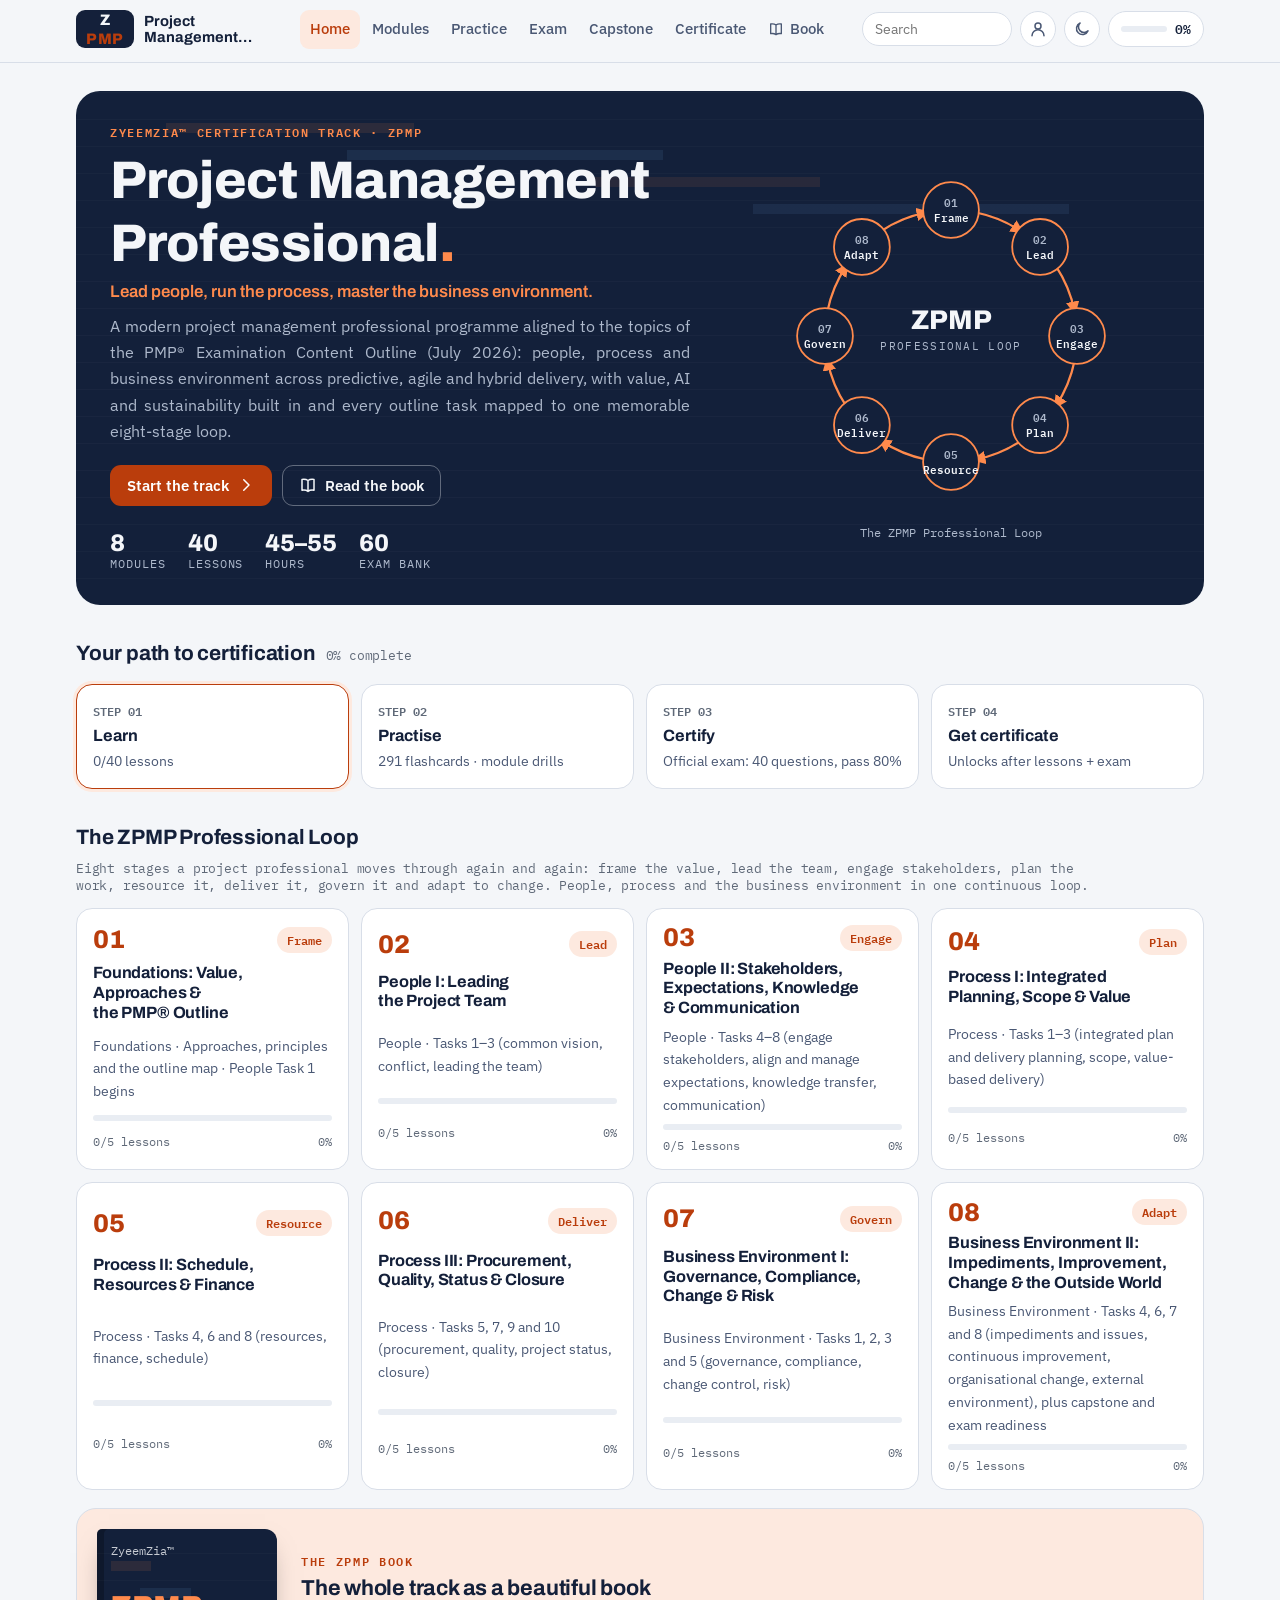
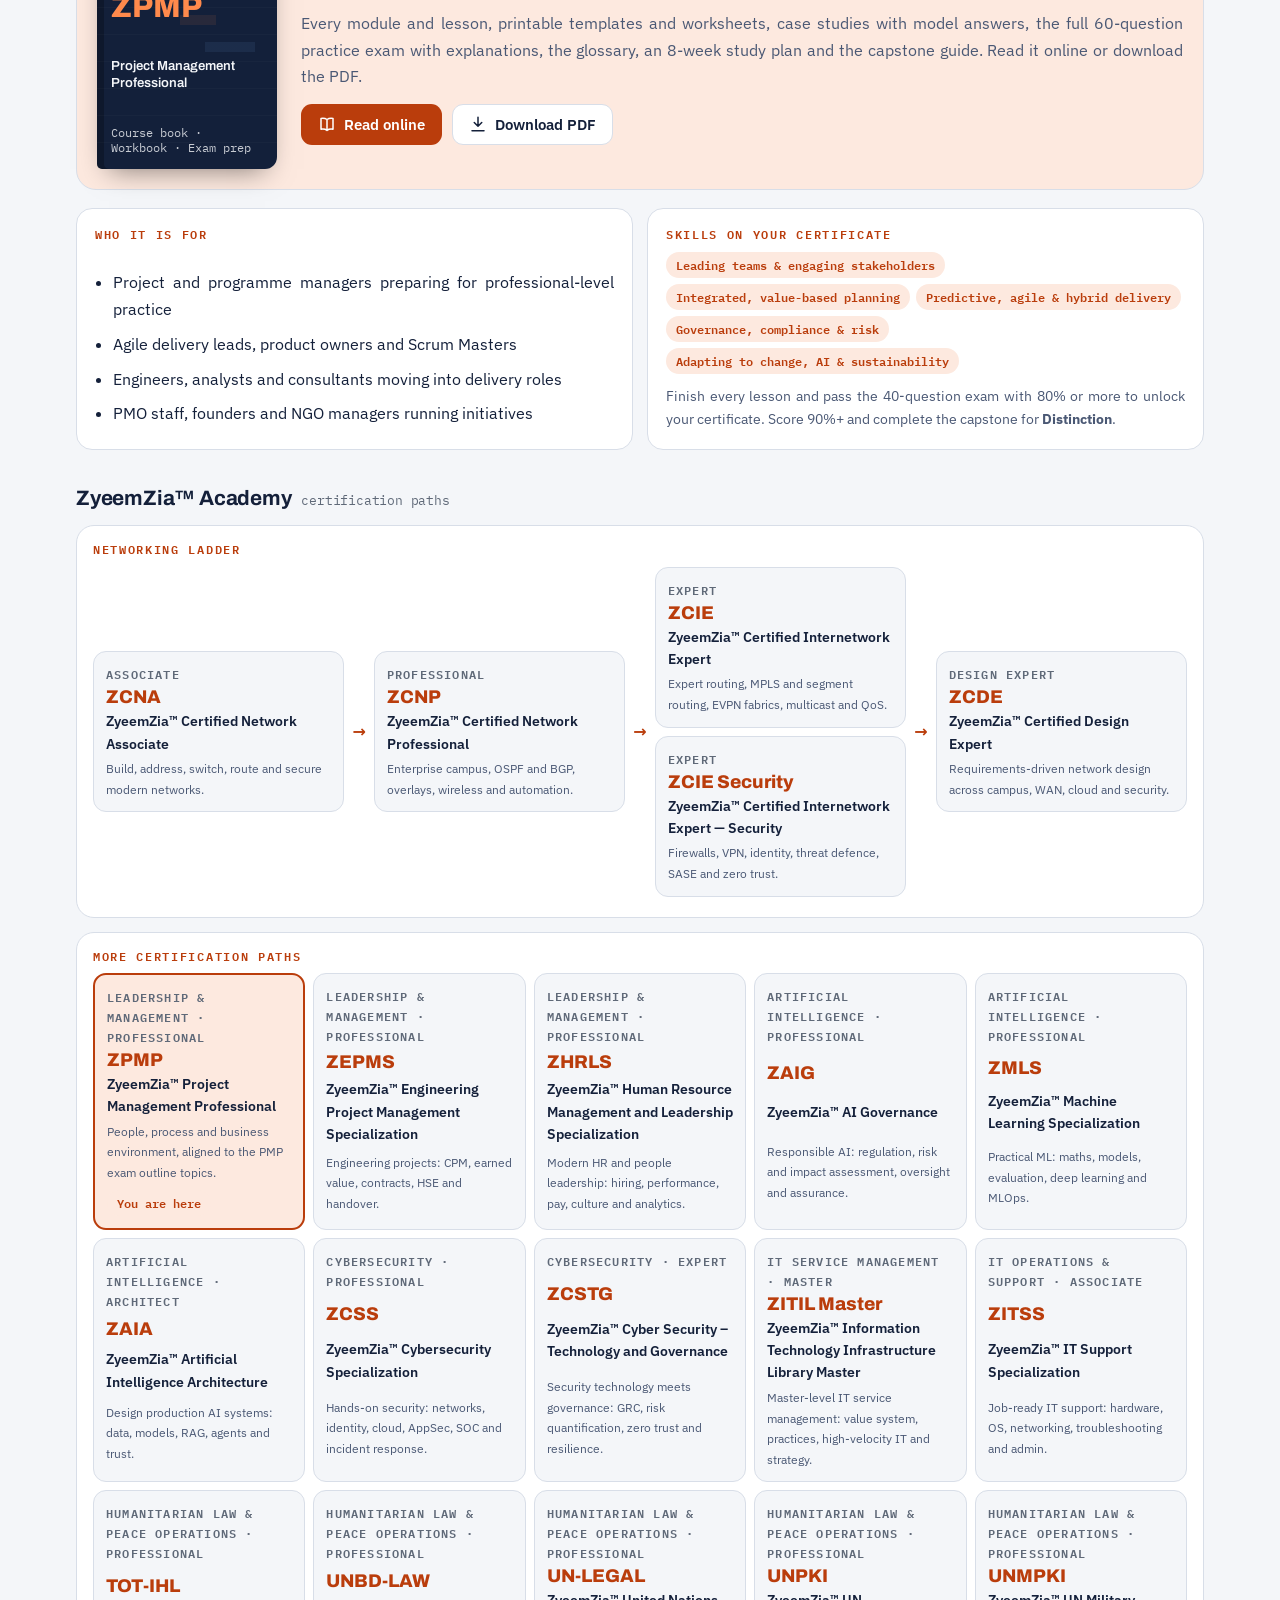
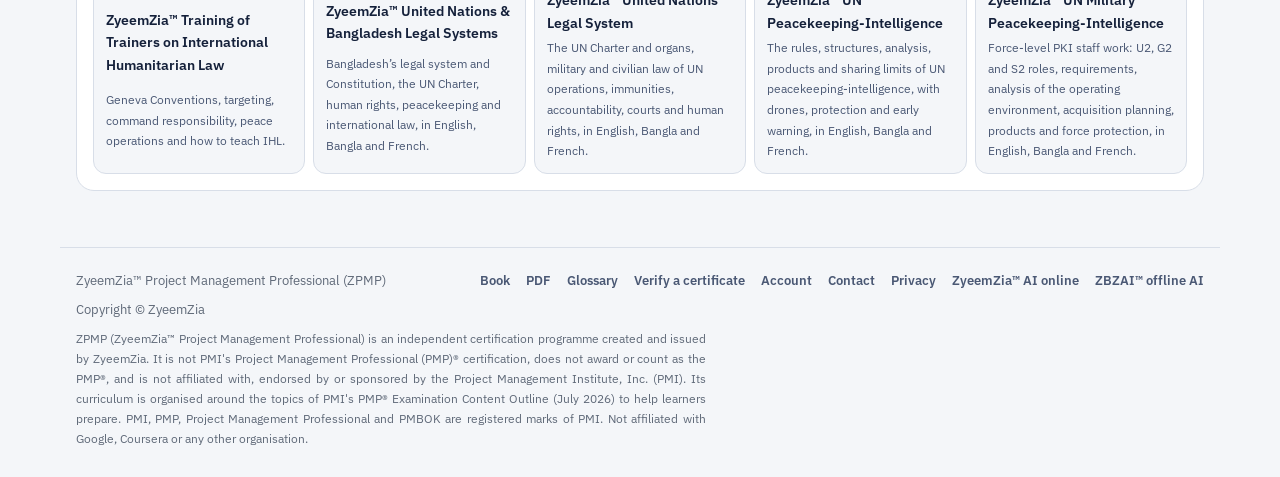
<file: index.html>
<!doctype html>
<html lang="en">
<head>
<meta charset="utf-8">
<meta name="viewport" content="width=device-width, initial-scale=1, viewport-fit=cover">
<title>ZyeemZia™ Project Management Professional (ZPMP)</title>
<meta name="description" content="ZyeemZia™ Project Management Professional (ZPMP): a modern project management professional programme organised around the people, process and business environment topics of the PMP exam outline (July 2026), across predictive, agile and hybrid delivery. Free online course, book and certificate. Independent programme, not the PMP certification of PMI.">
<meta name="author" content="ZyeemZia">
<meta name="theme-color" content="#13203a">
<link rel="icon" href="favicon.svg" type="image/svg+xml">
<link rel="canonical" href="https://zpmp.zyeemzia.com/">
<meta property="og:type" content="website">
<meta property="og:site_name" content="ZyeemZia™ Certification Tracks">
<meta property="og:title" content="ZyeemZia™ Project Management Professional (ZPMP)">
<meta property="og:description" content="ZyeemZia™ Project Management Professional (ZPMP): a modern project management professional programme organised around the people, process and business environment topics of the PMP exam outline (July 2026), across predictive, agile and hybrid delivery. Free online course, book and certificate. Independent programme, not the PMP certification of PMI.">
<meta property="og:url" content="https://zpmp.zyeemzia.com/">
<meta property="og:image" content="https://zpmp.zyeemzia.com/og-image.png">
<meta property="og:image:width" content="1200">
<meta property="og:image:height" content="630">
<meta name="twitter:card" content="summary_large_image">
<meta name="twitter:image" content="https://zpmp.zyeemzia.com/og-image.png">
<script>try{var z=JSON.parse(localStorage.getItem("zpmp.v1")||"{}").theme;if(z==="dark"||z==="light")document.documentElement.setAttribute("data-theme",z)}catch(e){}</script>
<link rel="stylesheet" href="fonts.css?v=66d4b9ed12">
<link rel="stylesheet" href="theme.css?v=65aa8afe88">
<link rel="preload" href="fonts/IBMPlexSans-400-latin-a68a20.woff2" as="font" type="font/woff2" crossorigin>
<link rel="preload" href="fonts/Archivo-600-latin-79dc5e.woff2" as="font" type="font/woff2" crossorigin>
<link rel="stylesheet" href="app.css?v=2059a68e38">
</head>
<body>
<header class="topbar">
  <div class="topbar-in">
    <a class="brand" href="#home" aria-label="ZPMP home"><span class="brand-mark">Z<i>PMP</i></span><span class="brand-text"><b>Project Management Professional</b><small>ZyeemZia™ Certification Track</small></span></a>
    <nav class="mainnav" id="mainnav" aria-label="Main"></nav>
    <div class="top-tools">
      <form class="search" id="searchForm" role="search"><input id="searchInput" type="search" placeholder="Search" aria-label="Search lessons and terms"></form>
      <a class="icon-btn search-icon" href="#search/" aria-label="Search"><svg viewBox="0 0 24 24" fill="none" stroke="currentColor" stroke-width="2" stroke-linecap="round" aria-hidden="true"><circle cx="11" cy="11" r="7"/><path d="M20 20l-4-4"/></svg></a>
      <a class="icon-btn" id="acctBtn" href="#account" aria-label="Sign in"></a>
      <button class="icon-btn" id="themeBtn" type="button" aria-label="Toggle dark mode"></button>
      <a class="prog-chip" id="progChip" href="#settings" aria-label="Your progress"></a>
    </div>
  </div>
  <div class="read-bar" id="readBar"></div>
</header>
<main id="view" class="view" tabindex="-1"><div class="boot" aria-label="Loading the course"><i></i><i></i><i></i></div></main>
<footer class="site-foot">
  <div class="row"><span>ZyeemZia™ Project Management Professional (ZPMP)</span><span style="display:flex;gap:16px;flex-wrap:wrap"><a href="book.html" target="_blank" rel="noopener">Book</a><a href="ZPMP-Book.pdf" download>PDF</a><a href="#glossary">Glossary</a><a href="#verify/">Verify a certificate</a><a href="#account">Account</a><a href="#contact">Contact</a><a href="privacy.html">Privacy</a><a href="https://ai.zyeemzia.com/" target="_blank" rel="noopener">ZyeemZia™ AI online</a><a href="https://zbzai.zyeemzia.com/" target="_blank" rel="noopener">ZBZAI™ offline AI</a></span><span>Copyright © ZyeemZia</span></div>
  <p class="disc" id="disc"></p>
</footer>
<nav class="tabbar" id="tabbar" aria-label="Main mobile"></nav>
<div class="toast" id="toast" role="status" aria-live="polite" hidden></div>
<script defer src="core.js?v=756f940ff2"></script>
<script defer src="figures.js?v=d0575e00c2"></script>
<script defer src="family.js?v=e2194631f1"></script>
<script defer src="data/track.js?v=20ccd36701"></script>
<script defer src="data/m1-4.js?v=21a6d148a7"></script>
<script defer src="data/m5-8.js?v=8ceacfd475"></script>
<script defer src="app.js?v=317a90ee0c"></script>
<script>/* ZyeemZia house style: justified writing. Paragraphs and list text that read left-aligned are justified; centred text, headings, buttons and columns too narrow to justify cleanly stay as they are. Copyright © ZyeemZia */(function(){var S='p,li,dd,blockquote';function j(r){if(!r||!r.querySelectorAll)return;var L=r.querySelectorAll(S);for(var i=0;i<L.length;i++){var e=L[i];if(e.getAttribute('data-zj'))continue;e.setAttribute('data-zj','1');var a=getComputedStyle(e).textAlign;if(a==='start'||a==='left'||a==='-webkit-auto'){var w=e.clientWidth;if(!w||w>=280)e.style.textAlign='justify'}}}function go(){j(document);if(!window.MutationObserver)return;new MutationObserver(function(m){for(var i=0;i<m.length;i++){var N=m[i].addedNodes;for(var k=0;k<N.length;k++){var n=N[k];if(n.nodeType===1)j(n.matches&&n.matches(S)?n.parentNode:n)}}}).observe(document.body,{childList:true,subtree:true})}if(document.readyState==='loading')document.addEventListener('DOMContentLoaded',go);else go()})()</script>
</body>
</html>
</file>
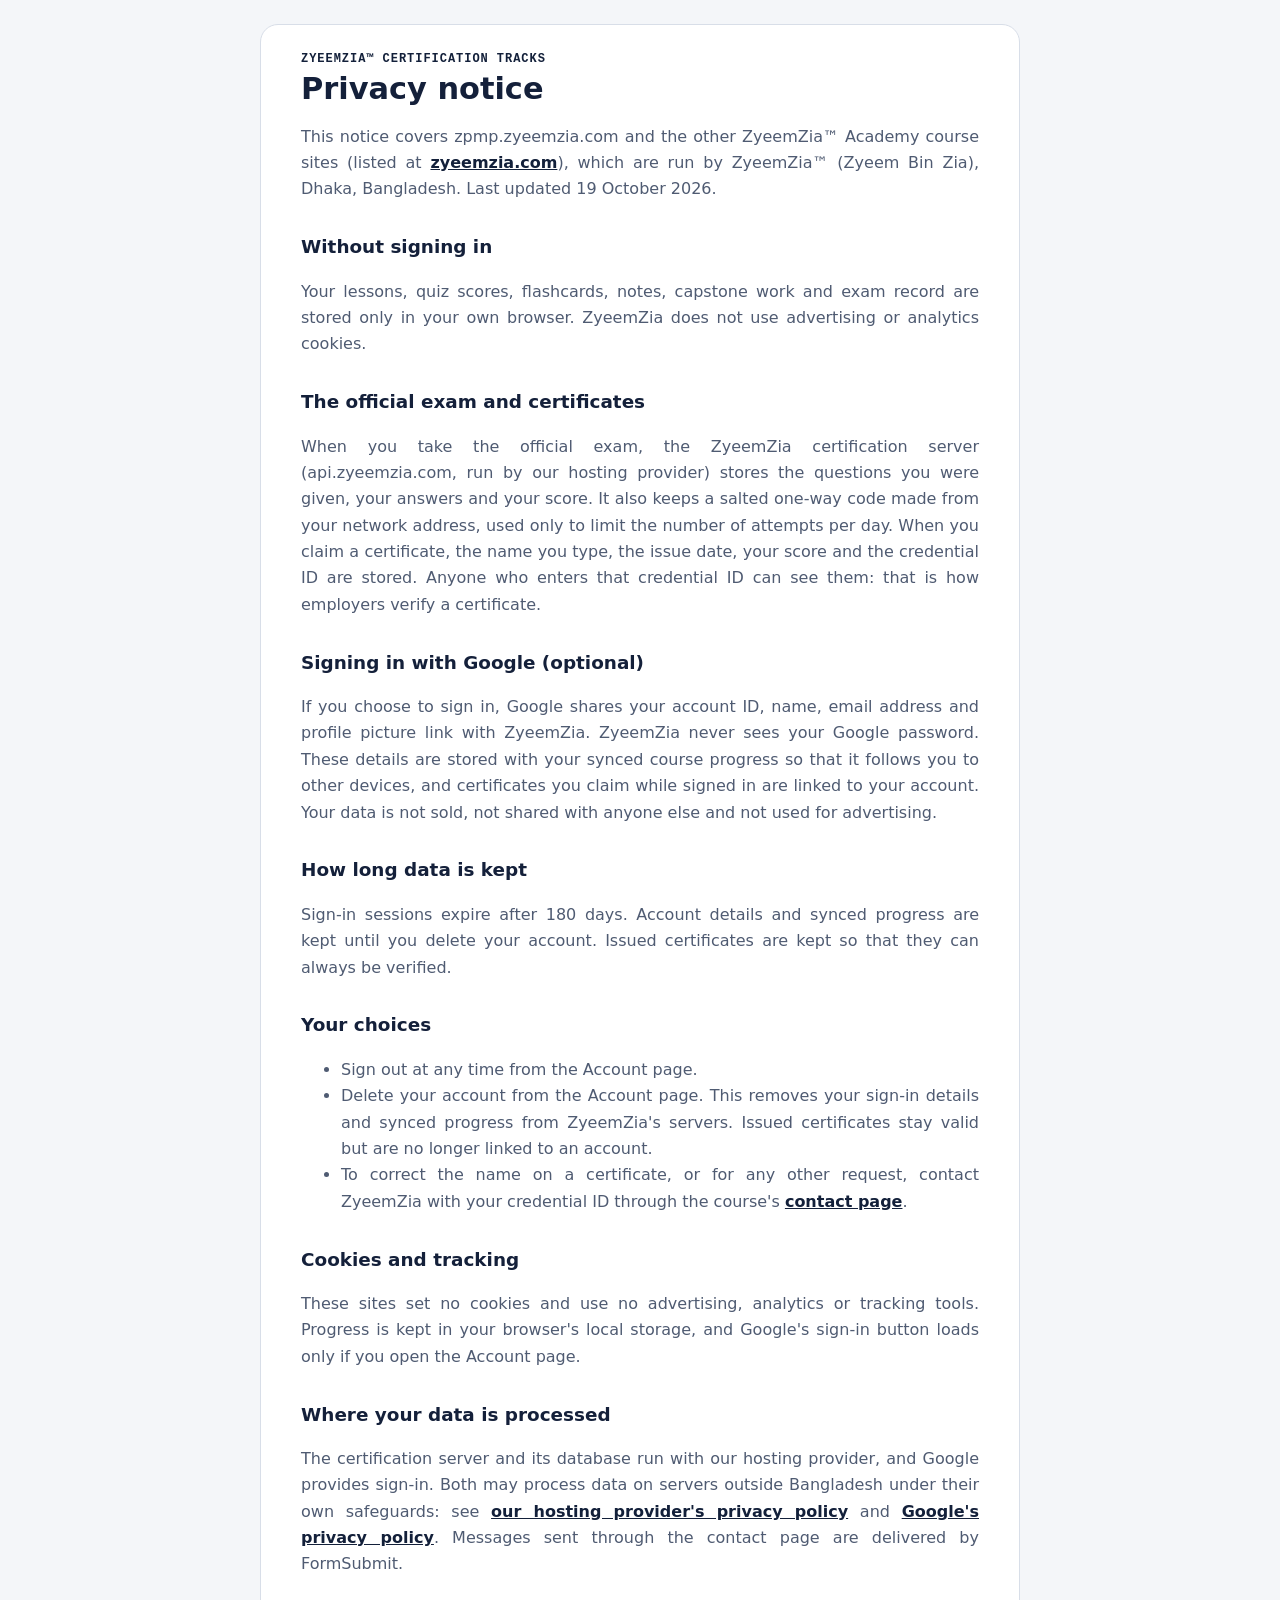
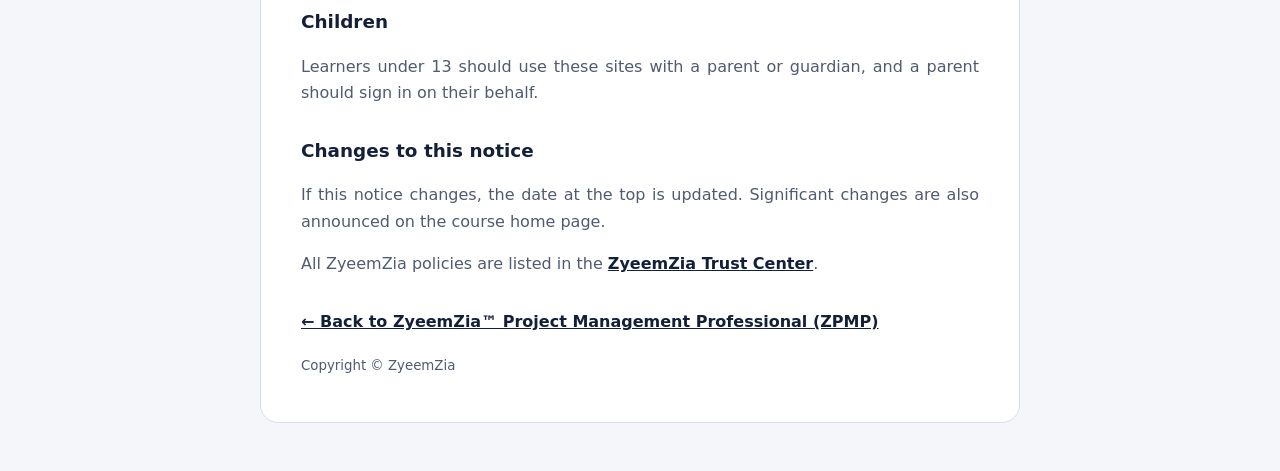
<file: privacy.html>
<!doctype html>
<html lang="en"><head><meta charset="utf-8"><meta name="viewport" content="width=device-width, initial-scale=1">
<title>Privacy notice · ZyeemZia™ ZPMP</title><meta name="description" content="How the ZyeemZia certification tracks handle your data."><link rel="icon" href="favicon.svg" type="image/svg+xml">
<style>:root{--bg:#f4f6f9;--card:#fff;--ink:#14203a;--mut:#4f5b72;--line:#d8dee8;--acc:#13203a}@media (prefers-color-scheme:dark){:root{--bg:#0b1120;--card:#121a2c;--ink:#e8edf6;--mut:#a6b2c8;--line:#26324a;--acc:#ff8a4c;color-scheme:dark}}
*{box-sizing:border-box}body{margin:0;background:var(--bg);color:var(--ink);font:16px/1.65 "Segoe UI",system-ui,sans-serif;padding:24px 16px 48px}main{max-width:760px;margin:0 auto;background:var(--card);border:1px solid var(--line);border-radius:18px;padding:28px clamp(18px,5vw,40px)}
h1{font-size:1.9rem;line-height:1.2;margin:.2em 0 .4em}h2{font-size:1.15rem;margin:1.6em 0 .3em}p,li{color:var(--mut)}a{color:var(--acc);font-weight:600}.eb{font:700 .75rem/1 ui-monospace,Consolas,monospace;letter-spacing:.08em;text-transform:uppercase;color:var(--acc)}small{color:var(--mut)}</style><link rel="canonical" href="https://zpmp.zyeemzia.com/privacy.html">
</head>
<body><main>
<div class="eb">ZyeemZia™ certification tracks</div>
<h1>Privacy notice</h1>
<p>This notice covers zpmp.zyeemzia.com and the other ZyeemZia™ Academy course sites (listed at <a href="https://zyeemzia.com/#academy">zyeemzia.com</a>), which are run by ZyeemZia™ (Zyeem Bin Zia), Dhaka, Bangladesh. Last updated 19 October 2026.</p>
<h2>Without signing in</h2>
<p>Your lessons, quiz scores, flashcards, notes, capstone work and exam record are stored only in your own browser. ZyeemZia does not use advertising or analytics cookies.</p>
<h2>The official exam and certificates</h2>
<p>When you take the official exam, the ZyeemZia certification server (api.zyeemzia.com, run by our hosting provider) stores the questions you were given, your answers and your score. It also keeps a salted one-way code made from your network address, used only to limit the number of attempts per day. When you claim a certificate, the name you type, the issue date, your score and the credential ID are stored. Anyone who enters that credential ID can see them: that is how employers verify a certificate.</p>
<h2>Signing in with Google (optional)</h2>
<p>If you choose to sign in, Google shares your account ID, name, email address and profile picture link with ZyeemZia. ZyeemZia never sees your Google password. These details are stored with your synced course progress so that it follows you to other devices, and certificates you claim while signed in are linked to your account. Your data is not sold, not shared with anyone else and not used for advertising.</p>
<h2>How long data is kept</h2>
<p>Sign-in sessions expire after 180 days. Account details and synced progress are kept until you delete your account. Issued certificates are kept so that they can always be verified.</p>
<h2>Your choices</h2>
<ul><li>Sign out at any time from the Account page.</li><li>Delete your account from the Account page. This removes your sign-in details and synced progress from ZyeemZia's servers. Issued certificates stay valid but are no longer linked to an account.</li><li>To correct the name on a certificate, or for any other request, contact ZyeemZia with your credential ID through the course's <a href="./#contact">contact page</a>.</li></ul>
<h2>Cookies and tracking</h2>
<p>These sites set no cookies and use no advertising, analytics or tracking tools. Progress is kept in your browser's local storage, and Google's sign-in button loads only if you open the Account page.</p>
<h2>Where your data is processed</h2>
<p>The certification server and its database run with our hosting provider, and Google provides sign-in. Both may process data on servers outside Bangladesh under their own safeguards: see <a href="https://www.cloudflare.com/privacypolicy/">our hosting provider's privacy policy</a> and <a href="https://policies.google.com/privacy">Google's privacy policy</a>. Messages sent through the contact page are delivered by FormSubmit.</p>
<h2>Children</h2>
<p>Learners under 13 should use these sites with a parent or guardian, and a parent should sign in on their behalf.</p>
<h2>Changes to this notice</h2>
<p>If this notice changes, the date at the top is updated. Significant changes are also announced on the course home page.</p>
<p>All ZyeemZia policies are listed in the <a href="https://policy.zyeemzia.com/">ZyeemZia Trust Center</a>.</p>
<p style="margin-top:2em"><a href="./">← Back to ZyeemZia™ Project Management Professional (ZPMP)</a></p>
<p><small>Copyright © ZyeemZia</small></p>
</main><script>/* ZyeemZia house style: justified writing. Paragraphs and list text that read left-aligned are justified; centred text, headings, buttons and columns too narrow to justify cleanly stay as they are. Copyright © ZyeemZia */(function(){var S='p,li,dd,blockquote';function j(r){if(!r||!r.querySelectorAll)return;var L=r.querySelectorAll(S);for(var i=0;i<L.length;i++){var e=L[i];if(e.getAttribute('data-zj'))continue;e.setAttribute('data-zj','1');var a=getComputedStyle(e).textAlign;if(a==='start'||a==='left'||a==='-webkit-auto'){var w=e.clientWidth;if(!w||w>=280)e.style.textAlign='justify'}}}function go(){j(document);if(!window.MutationObserver)return;new MutationObserver(function(m){for(var i=0;i<m.length;i++){var N=m[i].addedNodes;for(var k=0;k<N.length;k++){var n=N[k];if(n.nodeType===1)j(n.matches&&n.matches(S)?n.parentNode:n)}}}).observe(document.body,{childList:true,subtree:true})}if(document.readyState==='loading')document.addEventListener('DOMContentLoaded',go);else go()})()</script>
</body></html>
</file>
<file: fonts.css>
/* Bundled Google Fonts (SIL Open Font License) for offline use and PDF printing */
@font-face {
  font-family: 'Archivo';
  font-style: normal;
  font-weight: 600;
  font-stretch: 100%;
  font-display: swap;
  src: url(fonts/Archivo-600-latin-ext-20ba07.woff2) format('woff2');
  unicode-range: U+0100-02BA, U+02BD-02C5, U+02C7-02CC, U+02CE-02D7, U+02DD-02FF, U+0304, U+0308, U+0329, U+1D00-1DBF, U+1E00-1E9F, U+1EF2-1EFF, U+2020, U+20A0-20AB, U+20AD-20C4, U+2113, U+2C60-2C7F, U+A720-A7FF;
}
@font-face {
  font-family: 'Archivo';
  font-style: normal;
  font-weight: 600;
  font-stretch: 100%;
  font-display: swap;
  src: url(fonts/Archivo-600-latin-79dc5e.woff2) format('woff2');
  unicode-range: U+0000-00FF, U+0131, U+0152-0153, U+02BB-02BC, U+02C6, U+02DA, U+02DC, U+0304, U+0308, U+0329, U+2000-206F, U+20AC, U+2122, U+2191, U+2193, U+2212, U+2215, U+FEFF, U+FFFD;
}
@font-face {
  font-family: 'Archivo';
  font-style: normal;
  font-weight: 700;
  font-stretch: 100%;
  font-display: swap;
  src: url(fonts/Archivo-600-latin-ext-20ba07.woff2) format('woff2');
  unicode-range: U+0100-02BA, U+02BD-02C5, U+02C7-02CC, U+02CE-02D7, U+02DD-02FF, U+0304, U+0308, U+0329, U+1D00-1DBF, U+1E00-1E9F, U+1EF2-1EFF, U+2020, U+20A0-20AB, U+20AD-20C4, U+2113, U+2C60-2C7F, U+A720-A7FF;
}
@font-face {
  font-family: 'Archivo';
  font-style: normal;
  font-weight: 700;
  font-stretch: 100%;
  font-display: swap;
  src: url(fonts/Archivo-600-latin-79dc5e.woff2) format('woff2');
  unicode-range: U+0000-00FF, U+0131, U+0152-0153, U+02BB-02BC, U+02C6, U+02DA, U+02DC, U+0304, U+0308, U+0329, U+2000-206F, U+20AC, U+2122, U+2191, U+2193, U+2212, U+2215, U+FEFF, U+FFFD;
}
@font-face {
  font-family: 'Archivo';
  font-style: normal;
  font-weight: 800;
  font-stretch: 100%;
  font-display: swap;
  src: url(fonts/Archivo-600-latin-ext-20ba07.woff2) format('woff2');
  unicode-range: U+0100-02BA, U+02BD-02C5, U+02C7-02CC, U+02CE-02D7, U+02DD-02FF, U+0304, U+0308, U+0329, U+1D00-1DBF, U+1E00-1E9F, U+1EF2-1EFF, U+2020, U+20A0-20AB, U+20AD-20C4, U+2113, U+2C60-2C7F, U+A720-A7FF;
}
@font-face {
  font-family: 'Archivo';
  font-style: normal;
  font-weight: 800;
  font-stretch: 100%;
  font-display: swap;
  src: url(fonts/Archivo-600-latin-79dc5e.woff2) format('woff2');
  unicode-range: U+0000-00FF, U+0131, U+0152-0153, U+02BB-02BC, U+02C6, U+02DA, U+02DC, U+0304, U+0308, U+0329, U+2000-206F, U+20AC, U+2122, U+2191, U+2193, U+2212, U+2215, U+FEFF, U+FFFD;
}
@font-face {
  font-family: 'IBM Plex Mono';
  font-style: normal;
  font-weight: 400;
  font-display: swap;
  src: url(fonts/IBMPlexMono-400-latin-ext-7f25d9.woff2) format('woff2');
  unicode-range: U+0100-02BA, U+02BD-02C5, U+02C7-02CC, U+02CE-02D7, U+02DD-02FF, U+0304, U+0308, U+0329, U+1D00-1DBF, U+1E00-1E9F, U+1EF2-1EFF, U+2020, U+20A0-20AB, U+20AD-20C4, U+2113, U+2C60-2C7F, U+A720-A7FF;
}
@font-face {
  font-family: 'IBM Plex Mono';
  font-style: normal;
  font-weight: 400;
  font-display: swap;
  src: url(fonts/IBMPlexMono-400-latin-d196e8.woff2) format('woff2');
  unicode-range: U+0000-00FF, U+0131, U+0152-0153, U+02BB-02BC, U+02C6, U+02DA, U+02DC, U+0304, U+0308, U+0329, U+2000-206F, U+20AC, U+2122, U+2191, U+2193, U+2212, U+2215, U+FEFF, U+FFFD;
}
@font-face {
  font-family: 'IBM Plex Mono';
  font-style: normal;
  font-weight: 600;
  font-display: swap;
  src: url(fonts/IBMPlexMono-600-latin-ext-bf8910.woff2) format('woff2');
  unicode-range: U+0100-02BA, U+02BD-02C5, U+02C7-02CC, U+02CE-02D7, U+02DD-02FF, U+0304, U+0308, U+0329, U+1D00-1DBF, U+1E00-1E9F, U+1EF2-1EFF, U+2020, U+20A0-20AB, U+20AD-20C4, U+2113, U+2C60-2C7F, U+A720-A7FF;
}
@font-face {
  font-family: 'IBM Plex Mono';
  font-style: normal;
  font-weight: 600;
  font-display: swap;
  src: url(fonts/IBMPlexMono-600-latin-9b8270.woff2) format('woff2');
  unicode-range: U+0000-00FF, U+0131, U+0152-0153, U+02BB-02BC, U+02C6, U+02DA, U+02DC, U+0304, U+0308, U+0329, U+2000-206F, U+20AC, U+2122, U+2191, U+2193, U+2212, U+2215, U+FEFF, U+FFFD;
}
@font-face {
  font-family: 'IBM Plex Sans';
  font-style: italic;
  font-weight: 400;
  font-stretch: 100%;
  font-display: swap;
  src: url(fonts/IBMPlexSans-400i-latin-ext-77f5d9.woff2) format('woff2');
  unicode-range: U+0100-02BA, U+02BD-02C5, U+02C7-02CC, U+02CE-02D7, U+02DD-02FF, U+0304, U+0308, U+0329, U+1D00-1DBF, U+1E00-1E9F, U+1EF2-1EFF, U+2020, U+20A0-20AB, U+20AD-20C4, U+2113, U+2C60-2C7F, U+A720-A7FF;
}
@font-face {
  font-family: 'IBM Plex Sans';
  font-style: italic;
  font-weight: 400;
  font-stretch: 100%;
  font-display: swap;
  src: url(fonts/IBMPlexSans-400i-latin-46a3d9.woff2) format('woff2');
  unicode-range: U+0000-00FF, U+0131, U+0152-0153, U+02BB-02BC, U+02C6, U+02DA, U+02DC, U+0304, U+0308, U+0329, U+2000-206F, U+20AC, U+2122, U+2191, U+2193, U+2212, U+2215, U+FEFF, U+FFFD;
}
@font-face {
  font-family: 'IBM Plex Sans';
  font-style: normal;
  font-weight: 400;
  font-stretch: 100%;
  font-display: swap;
  src: url(fonts/IBMPlexSans-400-latin-ext-71c30c.woff2) format('woff2');
  unicode-range: U+0100-02BA, U+02BD-02C5, U+02C7-02CC, U+02CE-02D7, U+02DD-02FF, U+0304, U+0308, U+0329, U+1D00-1DBF, U+1E00-1E9F, U+1EF2-1EFF, U+2020, U+20A0-20AB, U+20AD-20C4, U+2113, U+2C60-2C7F, U+A720-A7FF;
}
@font-face {
  font-family: 'IBM Plex Sans';
  font-style: normal;
  font-weight: 400;
  font-stretch: 100%;
  font-display: swap;
  src: url(fonts/IBMPlexSans-400-latin-a68a20.woff2) format('woff2');
  unicode-range: U+0000-00FF, U+0131, U+0152-0153, U+02BB-02BC, U+02C6, U+02DA, U+02DC, U+0304, U+0308, U+0329, U+2000-206F, U+20AC, U+2122, U+2191, U+2193, U+2212, U+2215, U+FEFF, U+FFFD;
}
@font-face {
  font-family: 'IBM Plex Sans';
  font-style: normal;
  font-weight: 500;
  font-stretch: 100%;
  font-display: swap;
  src: url(fonts/IBMPlexSans-400-latin-ext-71c30c.woff2) format('woff2');
  unicode-range: U+0100-02BA, U+02BD-02C5, U+02C7-02CC, U+02CE-02D7, U+02DD-02FF, U+0304, U+0308, U+0329, U+1D00-1DBF, U+1E00-1E9F, U+1EF2-1EFF, U+2020, U+20A0-20AB, U+20AD-20C4, U+2113, U+2C60-2C7F, U+A720-A7FF;
}
@font-face {
  font-family: 'IBM Plex Sans';
  font-style: normal;
  font-weight: 500;
  font-stretch: 100%;
  font-display: swap;
  src: url(fonts/IBMPlexSans-400-latin-a68a20.woff2) format('woff2');
  unicode-range: U+0000-00FF, U+0131, U+0152-0153, U+02BB-02BC, U+02C6, U+02DA, U+02DC, U+0304, U+0308, U+0329, U+2000-206F, U+20AC, U+2122, U+2191, U+2193, U+2212, U+2215, U+FEFF, U+FFFD;
}
@font-face {
  font-family: 'IBM Plex Sans';
  font-style: normal;
  font-weight: 600;
  font-stretch: 100%;
  font-display: swap;
  src: url(fonts/IBMPlexSans-400-latin-ext-71c30c.woff2) format('woff2');
  unicode-range: U+0100-02BA, U+02BD-02C5, U+02C7-02CC, U+02CE-02D7, U+02DD-02FF, U+0304, U+0308, U+0329, U+1D00-1DBF, U+1E00-1E9F, U+1EF2-1EFF, U+2020, U+20A0-20AB, U+20AD-20C4, U+2113, U+2C60-2C7F, U+A720-A7FF;
}
@font-face {
  font-family: 'IBM Plex Sans';
  font-style: normal;
  font-weight: 600;
  font-stretch: 100%;
  font-display: swap;
  src: url(fonts/IBMPlexSans-400-latin-a68a20.woff2) format('woff2');
  unicode-range: U+0000-00FF, U+0131, U+0152-0153, U+02BB-02BC, U+02C6, U+02DA, U+02DC, U+0304, U+0308, U+0329, U+2000-206F, U+20AC, U+2122, U+2191, U+2193, U+2212, U+2215, U+FEFF, U+FFFD;
}
@font-face {
  font-family: 'IBM Plex Sans';
  font-style: normal;
  font-weight: 700;
  font-stretch: 100%;
  font-display: swap;
  src: url(fonts/IBMPlexSans-400-latin-ext-71c30c.woff2) format('woff2');
  unicode-range: U+0100-02BA, U+02BD-02C5, U+02C7-02CC, U+02CE-02D7, U+02DD-02FF, U+0304, U+0308, U+0329, U+1D00-1DBF, U+1E00-1E9F, U+1EF2-1EFF, U+2020, U+20A0-20AB, U+20AD-20C4, U+2113, U+2C60-2C7F, U+A720-A7FF;
}
@font-face {
  font-family: 'IBM Plex Sans';
  font-style: normal;
  font-weight: 700;
  font-stretch: 100%;
  font-display: swap;
  src: url(fonts/IBMPlexSans-400-latin-a68a20.woff2) format('woff2');
  unicode-range: U+0000-00FF, U+0131, U+0152-0153, U+02BB-02BC, U+02C6, U+02DA, U+02DC, U+0304, U+0308, U+0329, U+2000-206F, U+20AC, U+2122, U+2191, U+2193, U+2212, U+2215, U+FEFF, U+FFFD;
}
@font-face {
  font-family: 'Sora';
  font-style: normal;
  font-weight: 500;
  font-display: swap;
  src: url(fonts/Sora-500-latin-ext-f9e5e3.woff2) format('woff2');
  unicode-range: U+0100-02BA, U+02BD-02C5, U+02C7-02CC, U+02CE-02D7, U+02DD-02FF, U+0304, U+0308, U+0329, U+1D00-1DBF, U+1E00-1E9F, U+1EF2-1EFF, U+2020, U+20A0-20AB, U+20AD-20C4, U+2113, U+2C60-2C7F, U+A720-A7FF;
}
@font-face {
  font-family: 'Sora';
  font-style: normal;
  font-weight: 500;
  font-display: swap;
  src: url(fonts/Sora-500-latin-4fa0aa.woff2) format('woff2');
  unicode-range: U+0000-00FF, U+0131, U+0152-0153, U+02BB-02BC, U+02C6, U+02DA, U+02DC, U+0304, U+0308, U+0329, U+2000-206F, U+20AC, U+2122, U+2191, U+2193, U+2212, U+2215, U+FEFF, U+FFFD;
}
@font-face {
  font-family: 'Sora';
  font-style: normal;
  font-weight: 600;
  font-display: swap;
  src: url(fonts/Sora-500-latin-ext-f9e5e3.woff2) format('woff2');
  unicode-range: U+0100-02BA, U+02BD-02C5, U+02C7-02CC, U+02CE-02D7, U+02DD-02FF, U+0304, U+0308, U+0329, U+1D00-1DBF, U+1E00-1E9F, U+1EF2-1EFF, U+2020, U+20A0-20AB, U+20AD-20C4, U+2113, U+2C60-2C7F, U+A720-A7FF;
}
@font-face {
  font-family: 'Sora';
  font-style: normal;
  font-weight: 600;
  font-display: swap;
  src: url(fonts/Sora-500-latin-4fa0aa.woff2) format('woff2');
  unicode-range: U+0000-00FF, U+0131, U+0152-0153, U+02BB-02BC, U+02C6, U+02DA, U+02DC, U+0304, U+0308, U+0329, U+2000-206F, U+20AC, U+2122, U+2191, U+2193, U+2212, U+2215, U+FEFF, U+FFFD;
}
@font-face {
  font-family: 'Sora';
  font-style: normal;
  font-weight: 700;
  font-display: swap;
  src: url(fonts/Sora-500-latin-ext-f9e5e3.woff2) format('woff2');
  unicode-range: U+0100-02BA, U+02BD-02C5, U+02C7-02CC, U+02CE-02D7, U+02DD-02FF, U+0304, U+0308, U+0329, U+1D00-1DBF, U+1E00-1E9F, U+1EF2-1EFF, U+2020, U+20A0-20AB, U+20AD-20C4, U+2113, U+2C60-2C7F, U+A720-A7FF;
}
@font-face {
  font-family: 'Sora';
  font-style: normal;
  font-weight: 700;
  font-display: swap;
  src: url(fonts/Sora-500-latin-4fa0aa.woff2) format('woff2');
  unicode-range: U+0000-00FF, U+0131, U+0152-0153, U+02BB-02BC, U+02C6, U+02DA, U+02DC, U+0304, U+0308, U+0329, U+2000-206F, U+20AC, U+2122, U+2191, U+2193, U+2212, U+2215, U+FEFF, U+FFFD;
}
@font-face {
  font-family: 'Sora';
  font-style: normal;
  font-weight: 800;
  font-display: swap;
  src: url(fonts/Sora-500-latin-ext-f9e5e3.woff2) format('woff2');
  unicode-range: U+0100-02BA, U+02BD-02C5, U+02C7-02CC, U+02CE-02D7, U+02DD-02FF, U+0304, U+0308, U+0329, U+1D00-1DBF, U+1E00-1E9F, U+1EF2-1EFF, U+2020, U+20A0-20AB, U+20AD-20C4, U+2113, U+2C60-2C7F, U+A720-A7FF;
}
@font-face {
  font-family: 'Sora';
  font-style: normal;
  font-weight: 800;
  font-display: swap;
  src: url(fonts/Sora-500-latin-4fa0aa.woff2) format('woff2');
  unicode-range: U+0000-00FF, U+0131, U+0152-0153, U+02BB-02BC, U+02C6, U+02DA, U+02DC, U+0304, U+0308, U+0329, U+2000-206F, U+20AC, U+2122, U+2191, U+2193, U+2212, U+2215, U+FEFF, U+FFFD;
}
</file>
<file: theme.css>
/* ZPMP — "project control room": navy ink, signal orange, steel blue; Gantt-bar motif. */
:root {
  --bg: #f4f6f9; --surface: #ffffff; --surface-2: #e9edf3; --ink: #14203a; --ink-2: #4a5874; --ink-3: #5f6978; --line: #d8dee8;
  --accent: #ba3d0c; --accent-ink: #ffffff; --accent-soft: #fde9df; --accent-2: #2b5c8a; --accent-2-soft: #e1ebf5;
  --good: #1f7a4a; --good-soft: #dff2e7; --bad: #b42a2a; --bad-soft: #f9e2e0; --warn: #c47f00; --warn-soft: #fbefd6;
  --hero-bg: #13203a; --hero-ink: #f4f6f9; --hero-ink-2: #aeb9cc; --hero-accent: #ff8a4c;
  --motif: repeating-linear-gradient(0deg, transparent 0 26px, rgba(255,255,255,.05) 26px 27px),
    linear-gradient(90deg, transparent 8%, rgba(255,138,76,.22) 8% 30%, transparent 30%) 0 32px / 100% 10px no-repeat,
    linear-gradient(90deg, transparent 24%, rgba(111,168,220,.22) 24% 52%, transparent 52%) 0 59px / 100% 10px no-repeat,
    linear-gradient(90deg, transparent 46%, rgba(255,138,76,.18) 46% 66%, transparent 66%) 0 86px / 100% 10px no-repeat,
    linear-gradient(90deg, transparent 60%, rgba(111,168,220,.2) 60% 88%, transparent 88%) 0 113px / 100% 10px no-repeat;
  --sg-line: #3a4b6e; --sg-accent: #ff8a4c; --sg-accent-2: #6fa8dc; --sg-node: #13203a; --sg-ink: #f4f6f9; --sg-ink-2: #aeb9cc;
  --f-display: "Archivo", "IBM Plex Sans", "Segoe UI", sans-serif; --f-body: "IBM Plex Sans", "Segoe UI", system-ui, sans-serif; --f-mono: "IBM Plex Mono", Consolas, monospace;
  --radius: 16px;
  --on-status: #ffffff;
}
@media (prefers-color-scheme: dark) {
  :root:not([data-theme="light"]) {
    --bg: #0b1120; --surface: #121a2c; --surface-2: #1a2438; --ink: #e8edf6; --ink-2: #a6b2c8; --ink-3: #848fa3; --line: #26324a;
    --accent: #ff7a3d; --accent-ink: #1a0d05; --accent-soft: #3a2014; --accent-2: #7fb2e6; --accent-2-soft: #16273d;
    --on-status: #0b1120; --good: #5fd08f; --good-soft: #12301f; --bad: #ff7b72; --bad-soft: #3a1717; --warn: #f2b24c; --warn-soft: #3a2b10;
    --hero-bg: #070c18; --hero-ink: #eef2f9; --hero-ink-2: #9aa7bf; --hero-accent: #ff8a4c;
    color-scheme: dark;
  }
}
:root[data-theme="dark"] {
  --bg: #0b1120; --surface: #121a2c; --surface-2: #1a2438; --ink: #e8edf6; --ink-2: #a6b2c8; --ink-3: #848fa3; --line: #26324a;
  --accent: #ff7a3d; --accent-ink: #1a0d05; --accent-soft: #3a2014; --accent-2: #7fb2e6; --accent-2-soft: #16273d;
  --on-status: #0b1120; --good: #5fd08f; --good-soft: #12301f; --bad: #ff7b72; --bad-soft: #3a1717; --warn: #f2b24c; --warn-soft: #3a2b10;
  --hero-bg: #070c18; --hero-ink: #eef2f9; --hero-ink-2: #9aa7bf; --hero-accent: #ff8a4c;
  color-scheme: dark;
}
.hero h1, .mod-num, .mod-big, .bb-cover b { font-stretch: 112%; }
</file>
<file: app.css>
/* ZyeemZia certification engine — site styles. Colours and faces come from theme.css (per track). */
/* Form controls use the page font; browsers otherwise fall back to Arial. */
button, input, select, textarea { font-family: inherit; }
/* Small print never drops below 12px on screen. */
small { font-size: max(12px, .85em); }
* { box-sizing: border-box; }
[hidden] { display: none !important; }
html { -webkit-text-size-adjust: 100%; }
body { margin: 0; background: var(--bg); color: var(--ink); font: 16px/1.65 var(--f-body); }
a { color: var(--accent); }
button { font: inherit; color: inherit; }
:focus-visible { outline: 3px solid var(--accent-2); outline-offset: 2px; border-radius: 6px; }
h1, h2, h3, h4 { margin: 0; line-height: 1.2; text-wrap: balance; font-family: var(--f-display); letter-spacing: -.01em; }
p { margin: 0; }
code { font: .9em var(--f-mono); background: var(--surface-2); padding: 1px 6px; border-radius: 5px; }
.muted { color: var(--ink-2); }
.eyebrow { font: 600 max(12px, .75rem)/1.2 var(--f-mono); letter-spacing: .14em; text-transform: uppercase; color: var(--accent); }

/* ---------- chrome ---------- */
.topbar { position: sticky; top: 0; padding-top: env(safe-area-inset-top, 0px); z-index: 30; background: color-mix(in srgb, var(--bg) 88%, transparent); backdrop-filter: blur(10px) saturate(1.3); -webkit-backdrop-filter: blur(10px) saturate(1.3); border-bottom: 1px solid var(--line); }
.topbar-in { max-width: 1160px; margin: 0 auto; display: flex; align-items: center; gap: 16px; padding-block: 10px; padding-left: max(16px, env(safe-area-inset-left, 0px)); padding-right: max(16px, env(safe-area-inset-right, 0px)); }
.brand { display: flex; align-items: center; gap: 10px; text-decoration: none; color: var(--ink); flex-shrink: 0; }
.brand-mark { height: 38px; padding: 0 10px; display: grid; place-items: center; background: var(--ink); color: var(--bg); font: 800 .95rem var(--f-display); letter-spacing: .04em; border-radius: 9px; }
.brand-mark i { font-style: normal; color: var(--accent); }
.brand-text { display: flex; flex-direction: column; line-height: 1.15; }
.brand-text b { font: 700 .92rem var(--f-display); }
.brand-text small { font: 500 max(12px, .75rem) var(--f-mono); color: var(--ink-2); letter-spacing: .04em; }
.mainnav { display: flex; gap: 2px; margin-left: 8px; }
.mainnav a { text-decoration: none; color: var(--ink-2); padding: 7px 10px; border-radius: 9px; font-weight: 500; font-size: .93rem; white-space: nowrap; display: inline-flex; gap: 6px; align-items: center; }
.mainnav a:hover { background: var(--surface-2); color: var(--ink); }
.mainnav a[aria-current="page"] { color: var(--accent); background: var(--accent-soft); }
.mainnav svg { width: 16px; height: 16px; }
.top-tools { margin-left: auto; display: flex; gap: 8px; align-items: center; }
.icon-btn { width: 36px; height: 36px; border-radius: 50%; border: 1px solid var(--line); background: var(--surface); display: grid; place-items: center; cursor: pointer; color: var(--ink-2); }
.icon-btn svg, .btn svg, .tabbar svg { width: 18px; height: 18px; }
.prog-chip { display: inline-flex; align-items: center; gap: 8px; text-decoration: none; color: var(--ink); font: 600 .82rem var(--f-mono); background: var(--surface); border: 1px solid var(--line); padding: 6px 12px; border-radius: 999px; font-variant-numeric: tabular-nums; white-space: nowrap; }
.prog-chip i { width: 46px; height: 6px; border-radius: 9px; background: var(--surface-2); overflow: hidden; display: inline-block; }
.prog-chip i b { display: block; height: 100%; background: var(--accent); }
.read-bar { height: 3px; width: 100%; background: var(--accent); transform: scaleX(0); transform-origin: 0 50%; transition: transform .15s; }
.tabbar { display: none; }
.view { max-width: 1160px; margin: 0 auto; outline: none; padding-block: 28px 56px; padding-left: max(16px, env(safe-area-inset-left, 0px)); padding-right: max(16px, env(safe-area-inset-right, 0px)); }
.site-foot { max-width: 1160px; margin: 0 auto; padding-block: 22px 28px; padding-left: max(16px, env(safe-area-inset-left, 0px)); padding-right: max(16px, env(safe-area-inset-right, 0px)); border-top: 1px solid var(--line); color: var(--ink-3); font-size: .82rem; display: grid; gap: 8px; }
.site-foot .row { display: flex; gap: 8px 18px; flex-wrap: wrap; justify-content: space-between; }
.site-foot a { color: var(--ink-2); text-decoration: none; font-weight: 600; }
.site-foot .disc { font-size: max(12px, .76rem); max-width: 90ch; }

/* ---------- common ---------- */
.btn { display: inline-flex; align-items: center; justify-content: center; gap: 8px; border: 1px solid var(--line); background: var(--surface); color: var(--ink); padding: 10px 16px; border-radius: 11px; cursor: pointer; font-weight: 600; text-decoration: none; font-size: .95rem; line-height: 1.25; }
.btn:hover { border-color: var(--ink-3); }
.btn-primary { background: var(--accent); color: var(--accent-ink); border-color: transparent; }
.btn-primary:hover { filter: brightness(1.07); border-color: transparent; }
.btn-dark { background: var(--ink); color: var(--bg); border-color: transparent; }
.btn-ghost { background: none; border-color: transparent; color: var(--ink-2); }
.btn-sm { padding: 6px 11px; font-size: .85rem; border-radius: 9px; }
.btn[disabled] { opacity: .45; cursor: not-allowed; }
.chip { display: inline-flex; align-items: center; gap: 5px; padding: 3px 10px; border-radius: 999px; font: 600 max(12px, .76rem) var(--f-mono); background: var(--surface-2); color: var(--ink-2); white-space: nowrap; }
.chip.ok { background: var(--good-soft); color: var(--good); }
.chip.acc { background: var(--accent-soft); color: var(--accent); }
.chips { display: flex; flex-wrap: wrap; gap: 6px; }
.card { background: var(--surface); border: 1px solid var(--line); border-radius: var(--radius); }
.page-head { display: grid; gap: 6px; margin-bottom: 22px; }
.page-title { font-size: clamp(1.7rem, 3.4vw, 2.4rem); }
.section-title { font-size: 1.3rem; margin: 36px 0 14px; display: flex; align-items: baseline; gap: 10px; flex-wrap: wrap; }
.section-title small { font: 500 .8rem var(--f-mono); color: var(--ink-3); }
.bar { height: 6px; border-radius: 9px; background: var(--surface-2); overflow: hidden; }
.bar > i { display: block; height: 100%; background: var(--accent); }
.empty { text-align: center; padding: 48px 20px; color: var(--ink-2); border: 1px dashed var(--line); border-radius: 18px; }

/* ---------- home ---------- */
.hero { position: relative; overflow: hidden; display: grid; grid-template-columns: minmax(0, 1.15fr) minmax(0, .85fr); gap: 28px; align-items: center; padding: 34px; border-radius: 24px; background: var(--hero-bg); color: var(--hero-ink); }
.hero .motif { position: absolute; inset: 0; pointer-events: none; opacity: .5; background: var(--motif); }
.hero > *:not(.motif) { position: relative; min-width: 0; }
.hero .eyebrow { color: var(--hero-accent); }
.hero h1 { font-size: clamp(2rem, 4.6vw, 3.3rem); font-weight: 800; margin: 10px 0 6px; color: var(--hero-ink); }
.hero h1 span { color: var(--hero-accent); }
.hero .tag { font: 600 1.05rem var(--f-display); color: var(--hero-accent); }
.hero .lead { color: var(--hero-ink-2); max-width: 58ch; margin-top: 12px; }
.hero-actions { display: flex; gap: 10px; flex-wrap: wrap; margin-top: 20px; }
.hero .btn:not(.btn-primary) { background: transparent; color: var(--hero-ink); border-color: color-mix(in srgb, var(--hero-ink) 35%, transparent); }
.hero-stats { display: flex; gap: 22px; flex-wrap: wrap; margin-top: 24px; }
.hero-stats div { display: grid; }
.hero-stats b { font: 800 1.5rem var(--f-display); color: var(--hero-ink); font-variant-numeric: tabular-nums; }
.hero-stats span { font: 500 max(12px, .75rem) var(--f-mono); color: var(--hero-ink-2); text-transform: uppercase; letter-spacing: .08em; }
.hero-sig { display: grid; justify-items: center; gap: 8px; }
.hero-sig .sg { width: 100%; max-width: 360px; height: auto; }
.hero-sig figcaption { font: 500 max(12px, .78rem) var(--f-mono); color: var(--hero-ink-2); text-align: center; }

.path { display: grid; grid-template-columns: repeat(4, minmax(0, 1fr)); gap: 12px; margin-top: 18px; }
.path-step { padding: 16px; border-radius: 16px; background: var(--surface); border: 1px solid var(--line); display: grid; gap: 6px; position: relative; }
.path-step .n { font: 700 max(12px, .75rem) var(--f-mono); color: var(--ink-3); }
.path-step b { font: 700 1.02rem var(--f-display); }
.path-step small { color: var(--ink-2); font-size: .85rem; }
.path-step.done { border-color: var(--good); }
.path-step.done .n { color: var(--good); }
.path-step.now { border-color: var(--accent); box-shadow: 0 0 0 3px var(--accent-soft); }

.mod-grid { display: grid; grid-template-columns: repeat(4, minmax(0, 1fr)); gap: 12px; }
.mod-card { display: grid; gap: 8px; padding: 16px; border-radius: 16px; background: var(--surface); border: 1px solid var(--line); text-decoration: none; color: var(--ink); transition: transform .15s, border-color .15s; min-width: 0; }
.mod-card:hover { transform: translateY(-2px); border-color: var(--accent); }
.mod-top { display: flex; justify-content: space-between; align-items: center; }
.mod-num { font: 800 1.6rem/1 var(--f-display); color: var(--accent); }
.mod-card h3 { font-size: 1.02rem; }
.mod-card p { font-size: .86rem; color: var(--ink-2); }
.mod-card .meta { display: flex; justify-content: space-between; font: 500 max(12px, .75rem) var(--f-mono); color: var(--ink-3); }
.book-banner { display: grid; grid-template-columns: 180px minmax(0, 1fr); gap: 24px; align-items: center; padding: 20px; border-radius: 20px; background: var(--accent-soft); border: 1px solid var(--line); margin-top: 18px; }
.bb-cover { aspect-ratio: 3/4; border-radius: 5px 12px 12px 5px; background: var(--hero-bg); color: var(--hero-ink); padding: 14px; display: flex; flex-direction: column; justify-content: space-between; text-decoration: none; box-shadow: inset 7px 0 0 rgba(0,0,0,.25), 0 12px 26px -12px rgba(0,0,0,.5); position: relative; overflow: hidden; transition: transform .2s; }
.bb-cover:hover { transform: rotate(-2deg) translateY(-3px); }
.bb-cover .motif { position: absolute; inset: 0; background: var(--motif); opacity: .5; }
.bb-cover > *:not(.motif) { position: relative; }
.bb-cover b { font: 800 1.9rem/1 var(--f-display); color: var(--hero-accent); }
.bb-cover span { font: 600 .82rem/1.3 var(--f-display); }
.bb-cover small { font: 500 max(12px, .75rem) var(--f-mono); opacity: .8; }
.bb-text { display: grid; gap: 8px; min-width: 0; }
.bb-text h2 { font-size: 1.35rem; }
.two { display: grid; grid-template-columns: minmax(0, 1fr) minmax(0, 1fr); gap: 14px; }
.list-card { padding: 18px; display: grid; gap: 10px; }
.list-card ul { margin: 0; padding-left: 18px; display: grid; gap: 4px; }

/* ---------- module & lesson ---------- */
.crumbs { display: flex; gap: 8px; align-items: center; font-size: .85rem; color: var(--ink-2); flex-wrap: wrap; }
.crumbs a { color: var(--ink-2); text-decoration: none; }
.mod-hero { padding: 26px; border-radius: 20px; background: var(--surface); border: 1px solid var(--line); display: grid; grid-template-columns: auto minmax(0, 1fr); gap: 22px; margin: 14px 0 22px; align-items: start; }
.mod-big { font: 800 4rem/1 var(--f-display); color: var(--accent); }
.outcomes { margin: 12px 0 0; padding: 0; list-style: none; display: grid; gap: 6px; }
.outcomes li { display: flex; gap: 10px; }
.outcomes li::before { content: ""; width: 8px; height: 8px; margin-top: .6em; flex-shrink: 0; background: var(--accent); border-radius: 2px; }
.lesson-list { display: grid; gap: 10px; }
.lesson-row { display: grid; grid-template-columns: 54px minmax(0, 1fr) auto; gap: 14px; align-items: center; padding: 14px 16px; border-radius: 14px; background: var(--surface); border: 1px solid var(--line); text-decoration: none; color: var(--ink); }
.lesson-row:hover { border-color: var(--accent); }
.lesson-row .ln { font: 700 1.15rem var(--f-mono); color: var(--ink-3); text-align: center; }
.lesson-row.done .ln { color: var(--good); }
.lesson-row b { font-family: var(--f-display); }
.lesson-row small { display: block; color: var(--ink-2); }
.lesson { max-width: 840px; margin: 0 auto; }
.lesson-head { margin: 14px 0 22px; padding: 24px; border-radius: 20px; background: var(--surface); border: 1px solid var(--line); border-top: 5px solid var(--accent); }
.lesson-head h1 { font-size: clamp(1.5rem, 3.2vw, 2.1rem); margin: 6px 0; }
.objectives { margin: 12px 0 0; padding: 12px 14px; list-style: none; display: grid; gap: 6px; background: var(--surface-2); border-radius: 12px; font-size: .95rem; }
.objectives li::before { content: "→ "; color: var(--accent); font-weight: 700; }
.blocks { display: grid; gap: 18px; }
.blk-title { font-size: 1.12rem; margin-bottom: 8px; }
.b-text { font-size: 1.04rem; }
.callout { padding: 14px 16px; border-radius: 14px; border-left: 4px solid var(--c); background: color-mix(in srgb, var(--c) 9%, var(--surface)); }
.callout .ct { font: 700 max(12px, .75rem) var(--f-mono); letter-spacing: .12em; text-transform: uppercase; color: var(--c); display: block; margin-bottom: 4px; }
.callout b.h { display: block; font-family: var(--f-display); margin-bottom: 2px; }
.callout.insight { --c: var(--accent-2); } .callout.warning { --c: var(--bad); } .callout.example { --c: var(--good); } .callout.pro { --c: var(--accent); } .callout.definition { --c: var(--ink-2); }
.keypoints { padding: 16px 18px; border-radius: 14px; background: var(--surface); border: 1px solid var(--line); }
.keypoints ul { margin: 0; padding: 0; list-style: none; display: grid; gap: 8px; }
.keypoints li { display: grid; grid-template-columns: 22px minmax(0, 1fr); }
.keypoints li::before { content: "✓"; color: var(--accent); font-weight: 800; }
.tbl { overflow-x: auto; border: 1px solid var(--line); border-radius: 14px; background: var(--surface); }
table { width: 100%; border-collapse: collapse; font-size: .93rem; }
th, td { text-align: left; padding: 9px 12px; border-bottom: 1px solid var(--line); vertical-align: top; }
th { background: var(--surface-2); font: 600 max(12px, .78rem) var(--f-mono); letter-spacing: .04em; color: var(--ink-2); text-transform: uppercase; }
tr:last-child td { border-bottom: 0; }
.steps { margin: 0; padding: 0; list-style: none; counter-reset: st; display: grid; gap: 10px; }
.steps li { counter-increment: st; display: grid; grid-template-columns: 38px minmax(0, 1fr); gap: 12px; padding: 12px 14px; border-radius: 14px; background: var(--surface); border: 1px solid var(--line); }
.steps li::before { content: counter(st, decimal-leading-zero); font: 700 .95rem var(--f-mono); color: var(--accent); padding-top: 2px; }
.steps b { font-family: var(--f-display); display: block; }
.fw { display: grid; grid-template-columns: repeat(auto-fill, minmax(200px, 1fr)); gap: 10px; }
.fw-card { padding: 14px; border-radius: 14px; background: var(--surface); border: 1px solid var(--line); display: grid; gap: 4px; align-content: start; }
.fw-card .lab { font: 800 .82rem var(--f-mono); color: var(--accent-ink); background: var(--accent); justify-self: start; padding: 2px 8px; border-radius: 6px; }
.fw-card b { font-family: var(--f-display); }
.fw-card p { font-size: .9rem; color: var(--ink-2); }
.cmp { display: grid; grid-template-columns: repeat(var(--n), minmax(0, 1fr)); gap: 10px; }
.cmp-col { padding: 14px; border-radius: 14px; background: var(--surface); border: 1px solid var(--line); }
.cmp-col h4 { font-size: 1rem; padding-bottom: 8px; margin-bottom: 8px; border-bottom: 2px solid var(--accent); }
.cmp-col ul { margin: 0; padding-left: 18px; display: grid; gap: 4px; font-size: .92rem; }
.flow { display: flex; gap: 0; overflow-x: auto; padding: 4px 2px 8px; }
.flow-i { flex: 1 1 0; min-width: 130px; padding: 12px; background: var(--surface); border: 1px solid var(--line); border-radius: 12px; position: relative; display: grid; gap: 4px; align-content: start; }
.flow-i + .flow-i { margin-left: 22px; }
.flow-i + .flow-i::before { content: ""; position: absolute; left: -19px; top: 50%; width: 16px; height: 2px; background: var(--accent); }
.flow-i + .flow-i::after { content: ""; position: absolute; left: -7px; top: calc(50% - 4px); border: 5px solid transparent; border-left-color: var(--accent); }
.flow-i b { font: 700 .92rem var(--f-display); }
.flow-i span { font-size: .82rem; color: var(--ink-2); }
.flow-i .k { font: 700 max(12px, .75rem) var(--f-mono); color: var(--accent); }
.layers { display: grid; gap: 6px; }
.layer { display: grid; grid-template-columns: 170px minmax(0, 1fr); border-radius: 12px; overflow: hidden; border: 1px solid var(--line); background: var(--surface); }
.layer > b { background: color-mix(in srgb, var(--accent) calc(var(--d) * 1%), var(--surface)); color: var(--ink); padding: 10px 12px; font: 700 .88rem var(--f-display); display: flex; align-items: center; }
.layer .parts { display: flex; flex-wrap: wrap; gap: 6px; padding: 8px 10px; align-items: center; }
.layer .parts span { font: 500 .8rem var(--f-mono); padding: 3px 9px; border-radius: 7px; background: var(--surface-2); border: 1px solid var(--line); }
.formula { display: grid; grid-template-columns: repeat(auto-fill, minmax(230px, 1fr)); gap: 10px; }
.fm { padding: 14px; border-radius: 14px; background: var(--surface); border: 1px solid var(--line); display: grid; gap: 4px; }
.fm small { font: 600 max(12px, .75rem) var(--f-mono); color: var(--ink-3); text-transform: uppercase; letter-spacing: .08em; }
.fm code { font-size: 1rem; background: var(--accent-soft); color: var(--ink); padding: 6px 10px; justify-self: start; max-width: 100%; overflow-wrap: anywhere; white-space: normal; }
.fm p { font-size: .88rem; color: var(--ink-2); }
.case { border-radius: 16px; border: 1px solid var(--line); background: var(--surface); overflow: hidden; }
.case-h { padding: 12px 16px; background: var(--ink); color: var(--bg); display: flex; gap: 10px; align-items: center; }
.case-h b { font-family: var(--f-display); }
.case-b { padding: 16px; display: grid; gap: 10px; }
.case-b ol { margin: 0; padding-left: 20px; display: grid; gap: 4px; }
.reveal { border-top: 1px dashed var(--line); padding-top: 10px; }
.scenario { border-radius: 16px; border: 2px solid var(--accent-2); background: var(--surface); padding: 16px; display: grid; gap: 12px; }
.sc-opts { display: grid; gap: 8px; }
.sc-opt { text-align: left; border: 1.5px solid var(--line); background: var(--bg); border-radius: 12px; padding: 11px 14px; cursor: pointer; display: grid; gap: 4px; }
.sc-opt:hover:not([disabled]) { border-color: var(--accent-2); }
.sc-opt .fb { font-size: .88rem; color: var(--ink-2); }
.sc-opt.best { border-color: var(--good); background: var(--good-soft); }
.sc-opt.weak { border-color: var(--bad); background: var(--bad-soft); }
.sc-opt[disabled] { cursor: default; }
.checklist { padding: 16px; border-radius: 16px; background: var(--surface); border: 1px solid var(--line); display: grid; gap: 8px; }
.ck { display: flex; gap: 10px; align-items: flex-start; cursor: pointer; }
.ck input { width: 19px; height: 19px; margin-top: 3px; accent-color: var(--accent); flex-shrink: 0; }
.template { border-radius: 16px; border: 1px solid var(--line); background: var(--surface); overflow: hidden; }
.tp-h { padding: 12px 16px; display: flex; justify-content: space-between; gap: 10px; align-items: center; flex-wrap: wrap; background: var(--accent-soft); }
.tp-h b { font-family: var(--f-display); }
.template .tbl { border: 0; border-radius: 0; }
.template td[contenteditable] { background: var(--bg); min-width: 90px; }
.template td[contenteditable]:focus { outline: 2px solid var(--accent); outline-offset: -2px; }
.template tr.ex td { color: var(--ink-2); font-style: italic; }
.reflection { padding: 16px; border-radius: 16px; background: var(--surface); border: 1px dashed var(--ink-3); display: grid; gap: 8px; }
.reflection textarea { width: 100%; min-height: 96px; border-radius: 10px; border: 1px solid var(--line); background: var(--bg); color: var(--ink); padding: 10px; font: inherit; resize: vertical; }
.terms { display: grid; grid-template-columns: repeat(auto-fill, minmax(230px, 1fr)); gap: 8px; }
.term { padding: 12px 14px; border-radius: 12px; background: var(--surface); border: 1px solid var(--line); }
.term b { font-family: var(--f-display); display: block; color: var(--accent); }
.term span { font-size: .9rem; color: var(--ink-2); }
.quiz { border-radius: 18px; border: 2px solid var(--accent); background: var(--surface); padding: 18px; display: grid; gap: 14px; }
.quiz-top { display: flex; justify-content: space-between; align-items: center; gap: 10px; flex-wrap: wrap; }
.dots { display: flex; gap: 5px; flex-wrap: wrap; }
.dots i { width: 10px; height: 10px; border-radius: 50%; background: var(--surface-2); }
.dots i.ok { background: var(--good); } .dots i.no { background: var(--bad); } .dots i.cur { outline: 2px solid var(--accent); outline-offset: 1px; }
.q-text { font-size: 1.08rem; font-weight: 600; }
.opts { display: grid; gap: 8px; }
.opt { text-align: left; border: 1.5px solid var(--line); background: var(--bg); border-radius: 12px; padding: 11px 14px; cursor: pointer; display: grid; grid-template-columns: 28px minmax(0, 1fr); gap: 10px; align-items: start; }
.opt:hover:not([disabled]) { border-color: var(--accent); }
.opt .k { width: 26px; height: 26px; border-radius: 50%; background: var(--surface-2); display: grid; place-items: center; font: 700 max(12px, .78rem) var(--f-mono); }
.opt.ok { border-color: var(--good); background: var(--good-soft); } .opt.ok .k { background: var(--good); color: var(--on-status, #fff); }
.opt.no { border-color: var(--bad); background: var(--bad-soft); } .opt.no .k { background: var(--bad); color: var(--on-status, #fff); }
.opt.sel { border-color: var(--accent); background: var(--accent-soft); } .opt.sel .k { background: var(--accent); color: var(--accent-ink); }
.opt[disabled] { cursor: default; }
.explain { font-size: .93rem; padding: 10px 12px; border-radius: 10px; background: var(--surface-2); }
.q-foot { display: flex; justify-content: flex-end; gap: 8px; flex-wrap: wrap; }
.q-result { text-align: center; display: grid; gap: 8px; justify-items: center; padding: 8px 0; }
.big-num { font: 800 3rem/1 var(--f-display); color: var(--accent); font-variant-numeric: tabular-nums; }
.lesson-foot { margin-top: 28px; padding-top: 20px; border-top: 1px solid var(--line); display: flex; justify-content: space-between; gap: 10px; flex-wrap: wrap; align-items: center; }
.done-banner { display: inline-flex; gap: 8px; align-items: center; padding: 10px 14px; border-radius: 12px; background: var(--good-soft); color: var(--good); font-weight: 700; }

/* ---------- exam ---------- */
.exam-wrap { max-width: 860px; margin: 0 auto; display: grid; gap: 16px; }
.exam-bar { position: sticky; top: calc(env(safe-area-inset-top, 0px) + 62px); z-index: 5; display: flex; justify-content: space-between; align-items: center; gap: 10px; flex-wrap: wrap; padding: 10px 14px; border-radius: 14px; background: var(--surface); border: 1px solid var(--line); font: 600 .9rem var(--f-mono); }
.timer.low { color: var(--bad); }
.qmap { display: grid; grid-template-columns: repeat(auto-fill, minmax(34px, 1fr)); gap: 5px; }
.qmap button { height: 32px; border-radius: 8px; border: 1px solid var(--line); background: var(--bg); cursor: pointer; font: 600 max(12px, .78rem) var(--f-mono); }
.qmap button.ans { background: var(--accent-soft); border-color: var(--accent); }
.qmap button.flag { box-shadow: inset 0 -3px 0 var(--warn); }
.qmap button.cur { outline: 2px solid var(--ink); }
.qmap button.ok { background: var(--good-soft); border-color: var(--good); } .qmap button.no { background: var(--bad-soft); border-color: var(--bad); }
.rules { display: grid; grid-template-columns: repeat(4, minmax(0, 1fr)); gap: 10px; }
.rules div { padding: 14px; border-radius: 14px; background: var(--surface); border: 1px solid var(--line); }
.rules b { display: block; font: 800 1.5rem var(--f-display); color: var(--accent); }
.rules span { font-size: .85rem; color: var(--ink-2); }
.breakdown { display: grid; gap: 8px; }
.bd-row { display: grid; grid-template-columns: 140px minmax(0, 1fr) 60px; gap: 10px; align-items: center; font-size: .9rem; }
.bd-row .bar > i { background: var(--accent-2); }
.verdict { padding: 22px; border-radius: 20px; text-align: center; display: grid; gap: 8px; justify-items: center; }
.verdict.pass { background: var(--good-soft); } .verdict.fail { background: var(--bad-soft); }

/* ---------- capstone & certificate ---------- */
.rubric-tbl td { cursor: pointer; }
.rubric-tbl td.sel { background: var(--accent-soft); outline: 2px solid var(--accent); outline-offset: -2px; }
.req { display: grid; gap: 8px; }
.req-i { display: grid; grid-template-columns: 30px minmax(0, 1fr) auto; gap: 10px; align-items: center; padding: 12px 14px; border-radius: 12px; background: var(--surface); border: 1px solid var(--line); }
.req-i .st { width: 26px; height: 26px; border-radius: 50%; display: grid; place-items: center; background: var(--surface-2); color: var(--ink-3); font-weight: 800; }
.req-i.ok .st { background: var(--good); color: var(--on-status, #fff); }
.cert-tools { display: flex; gap: 10px; flex-wrap: wrap; align-items: end; margin: 16px 0; }
.cert-tools label { display: grid; gap: 4px; font: 600 max(12px, .78rem) var(--f-mono); color: var(--ink-2); flex: 1 1 260px; }
.cert-tools input { padding: 11px 14px; border-radius: 11px; border: 1px solid var(--line); background: var(--surface); color: var(--ink); font: 16px var(--f-body); }
.cert-canvas { width: 100%; height: auto; border-radius: 14px; box-shadow: 0 16px 40px -18px rgba(0,0,0,.45); display: block; }
.cred { font: 600 .9rem var(--f-mono); }

/* ---------- flashcards / glossary ---------- */
.fc { max-width: 620px; margin: 0 auto; display: grid; gap: 14px; }
.card3d { perspective: 1200px; cursor: pointer; }
.card3d-in { position: relative; min-height: 260px; transition: transform .5s cubic-bezier(.2,.8,.2,1); transform-style: preserve-3d; }
.card3d.flip .card3d-in { transform: rotateY(180deg); }
.face { position: absolute; inset: 0; backface-visibility: hidden; -webkit-backface-visibility: hidden; border-radius: 20px; background: var(--surface); border: 1px solid var(--line); display: grid; place-items: center; padding: 24px; text-align: center; }
.face.back { transform: rotateY(180deg); background: var(--accent-soft); }
.face b { font: 800 1.7rem var(--f-display); }
.face p { font-size: 1.05rem; }
.fc-actions { display: grid; grid-template-columns: repeat(3, minmax(0, 1fr)); gap: 10px; }
.gl-list { display: grid; gap: 8px; }
.gl-letter { font: 800 1.4rem var(--f-display); color: var(--accent); margin-top: 14px; }
.search-in { width: 100%; max-width: 460px; padding: 11px 16px; border-radius: 999px; border: 1px solid var(--line); background: var(--surface); color: var(--ink); font: 15px var(--f-body); }

/* ---------- signature diagram ---------- */
.sg text { font-family: var(--f-mono); }
.sg-loop text, .sg-trust text { text-anchor: middle; }
.sg-ring { fill: none; stroke: var(--sg-line); stroke-width: 2; stroke-dasharray: 3 6; }
.sg-arc { fill: none; stroke: var(--sg-accent); stroke-width: 2.5; }
.sg-arrow { fill: var(--sg-accent); }
.sg-node circle { fill: var(--sg-node); stroke: var(--sg-accent); stroke-width: 2; transition: transform .15s; }
.sg-node.done circle { fill: var(--sg-accent); }
.sg-node.done text { fill: var(--sg-node); }
.sg-node .sg-n { font-size: 12px; fill: var(--sg-ink-2); font-weight: 600; }
.sg-node .sg-c { font-size: 12px; fill: var(--sg-ink); font-weight: 700; }
a.sg-node:hover circle, a.sg-layer:hover rect { stroke-width: 3.5; }
.sg-title { font: 800 30px var(--f-display) !important; fill: var(--sg-ink); }
.sg-sub { font-size: 12px; fill: var(--sg-ink-2); letter-spacing: .12em; text-transform: uppercase; }
.sg-layer rect { fill: var(--sg-node); stroke: var(--sg-accent); stroke-width: 1.5; }
.sg-layer.done rect { fill: color-mix(in srgb, var(--sg-accent) 30%, var(--sg-node)); }
.sg-layer .sg-n { font-size: 12px; fill: var(--sg-ink-2); }
.sg-layer .sg-c { font-size: 13px; font-weight: 700; fill: var(--sg-ink); }
.sg-layer .sg-t { font-size: 12px; fill: var(--sg-ink-2); }
.sg-trust rect { fill: none; stroke: var(--sg-accent-2); stroke-width: 2.5; stroke-dasharray: 8 5; }
.sg-trust.done rect { stroke-dasharray: none; }
.sg-trust text { font-size: 12px; font-weight: 700; fill: var(--sg-accent-2); }

.toast { position: fixed; left: 50%; transform: translateX(-50%); bottom: calc(24px + env(safe-area-inset-bottom, 0px)); z-index: 70; background: var(--ink); color: var(--bg); padding: 10px 18px; border-radius: 12px; font-size: .92rem; max-width: calc(100% - 32px); }
.confetti { position: fixed; inset: 0; width: 100%; height: 100%; pointer-events: none; z-index: 80; }

@media (max-width: 1080px) {
  .mainnav a { padding: 7px 7px; font-size: .88rem; }
  .brand-text { display: none; }
  .mod-grid { grid-template-columns: repeat(2, minmax(0, 1fr)); }
}
@media (max-width: 860px) {
  .mainnav { display: none; }
  .tabbar { display: grid; grid-template-columns: repeat(5, minmax(0, 1fr)); position: fixed; left: 0; right: 0; bottom: 0; z-index: 40; background: var(--surface); border-top: 1px solid var(--line); padding-bottom: env(safe-area-inset-bottom, 0px); padding-left: env(safe-area-inset-left, 0px); padding-right: env(safe-area-inset-right, 0px); }
  .tabbar a { display: flex; flex-direction: column; align-items: center; gap: 2px; padding: 8px 2px 7px; text-decoration: none; color: var(--ink-2); font-size: max(12px, .75rem); font-weight: 600; }
  .tabbar a[aria-current="page"] { color: var(--accent); }
  .site-foot { padding-bottom: calc(84px + env(safe-area-inset-bottom, 0px)); }
  .toast { bottom: calc(80px + env(safe-area-inset-bottom, 0px)); }
  .hero { grid-template-columns: 1fr; padding: 24px; }
  .path, .rules { grid-template-columns: repeat(2, minmax(0, 1fr)); }
  .two { grid-template-columns: minmax(0, 1fr); }
  .list-card .chip { white-space: normal; }
}
@media (max-width: 560px) {
  .mod-grid { grid-template-columns: 1fr; }
  .book-banner { grid-template-columns: 1fr; justify-items: center; text-align: center; }
  .bb-cover { width: 160px; }
  .book-banner .hero-actions { justify-content: center; }
  .cmp { grid-template-columns: 1fr; }
  .layer { grid-template-columns: 1fr; }
  .mod-hero { grid-template-columns: 1fr; }
  .bd-row { grid-template-columns: 90px minmax(0, 1fr) 46px; }
  .prog-chip i { display: none; }
}
@media (prefers-reduced-motion: reduce) { *, *::before, *::after { animation: none !important; transition: none !important; scroll-behavior: auto !important; } }
.search input { width: 150px; padding: 7px 12px; border-radius: 999px; border: 1px solid var(--line); background: var(--surface); color: var(--ink); font: 14px var(--f-body); }
@media (max-width: 1240px) { .search { display: none; } }
/* keep wide diagrams and tables scrolling inside their own box on small screens */
.blocks { grid-template-columns: minmax(0, 1fr); }
.blocks > *, .lesson, .case-b, .scenario, .quiz, .exam-wrap > * { min-width: 0; }
.b-text, .callout, .keypoints, .term, .fw-card p, .q-text, .opt, .q-result, .steps li, .cmp-col li, .scn, .case { overflow-wrap: anywhere; }
.quiz-top > * { min-width: 0; }

/* ---------- CLI labs ---------- */
.cli-win { border-radius: 14px; overflow: hidden; border: 1px solid #1f2633; background: #0d1117; box-shadow: 0 10px 24px -16px rgba(0,0,0,.6); }
.cli-bar { display: flex; align-items: center; gap: 7px; padding: 8px 12px; background: #161b22; color: #9da7b3; font: 600 max(12px, .78rem) var(--f-mono); }
.cli-bar i { width: 11px; height: 11px; border-radius: 50%; background: #ff5f56; } .cli-bar i:nth-child(2) { background: #ffbd2e; } .cli-bar i:nth-child(3) { background: #27c93f; }
.cli-bar span { margin-left: 8px; flex: 1; min-width: 0; overflow: hidden; text-overflow: ellipsis; white-space: nowrap; }
.cli-bar .cli-copy { background: #21262d; color: #c9d1d9; border-color: #30363d; }
.cli-body { margin: 0; padding: 14px 16px; overflow-x: auto; font: .86rem/1.6 var(--f-mono); color: #c9d1d9; }
.cli-body .c { color: #7d8590; font-style: italic; } .cli-body .p { color: #7ee787; }
.cli-note { font-size: .88rem; color: var(--ink-2); margin-top: 6px; }
/* ---------- subnet calculator ---------- */
.tool-subnet { padding: 18px; border-radius: 16px; border: 2px solid var(--accent-2); background: var(--surface); display: grid; gap: 12px; }
.sn-in { display: grid; gap: 4px; font: 600 max(12px, .78rem) var(--f-mono); color: var(--ink-2); max-width: 340px; }
.sn-in input { padding: 11px 14px; border-radius: 11px; border: 1px solid var(--line); background: var(--bg); color: var(--ink); font: 600 1.05rem var(--f-mono); }
.sn-grid { display: grid; grid-template-columns: repeat(auto-fill, minmax(170px, 1fr)); gap: 8px; }
.sn-grid div { padding: 10px 12px; border-radius: 10px; background: var(--surface-2); display: grid; gap: 2px; min-width: 0; }
.sn-grid small { font: 600 max(12px, .75rem) var(--f-mono); color: var(--ink-3); text-transform: uppercase; letter-spacing: .06em; }
.sn-grid b { font: 600 .95rem var(--f-mono); overflow-wrap: anywhere; }
/* ---------- academy ladder ---------- */
.academy { display: grid; grid-template-columns: minmax(0, 2.4fr) minmax(0, 1fr); gap: 14px; }
.ac-path { padding: 16px; border-radius: 18px; background: var(--surface); border: 1px solid var(--line); display: grid; gap: 10px; min-width: 0; }
.ac-ladder { display: flex; align-items: stretch; gap: 8px; overflow-x: auto; padding-bottom: 4px; }
.ac-tier { display: grid; gap: 8px; flex: 1 1 0; min-width: 150px; }
.ac-arrow { align-self: center; color: var(--accent); font-weight: 800; }
.ac-other { flex-direction: column; }
.ac-card { display: grid; gap: 3px; padding: 12px; border-radius: 13px; border: 1px solid var(--line); background: var(--bg); text-decoration: none; color: var(--ink); transition: border-color .15s, transform .15s; }
.ac-card:hover { border-color: var(--accent); transform: translateY(-2px); }
.ac-card.me { border: 2px solid var(--accent); background: var(--accent-soft); }
.ac-card.soon { border-style: dashed; opacity: .78; cursor: default; }
.ac-card.soon:hover { border-color: var(--line); transform: none; }
.ac-card.soon b { color: var(--ink-2); }
.ac-card.soon .chip { justify-self: start; }
.ac-card b { font: 800 1.15rem var(--f-display); color: var(--accent); }
.ac-lv { font: 600 max(12px, .75rem) var(--f-mono); text-transform: uppercase; letter-spacing: .1em; color: var(--ink-3); }
.ac-n { font-size: .85rem; font-weight: 600; }
.ac-card small { font-size: max(12px, .78rem); color: var(--ink-2); }
.ac-card .chip { justify-self: start; margin-top: 4px; }
@media (max-width: 860px) { .academy { grid-template-columns: 1fr; } }
/* ---------- new signature diagrams ---------- */
.sg-cable { fill: none; stroke: var(--sg-line); stroke-width: 6; stroke-linecap: round; }
.sg-pulse { stroke: var(--sg-accent); stroke-width: 2.5; stroke-dasharray: 6 14; animation: sgflow 1.6s linear infinite; }
@keyframes sgflow { to { stroke-dashoffset: -40; } }
.sg-node rect, .sg-node polygon { fill: var(--sg-node); stroke: var(--sg-accent); stroke-width: 2; }
.sg-node.done rect, .sg-node.done polygon { fill: color-mix(in srgb, var(--sg-accent) 35%, var(--sg-node)); }
.sg-path text, .sg-hex text, .sg-blueprint text { text-anchor: middle; }
.sg-path .sg-n, .sg-hex .sg-n, .sg-blueprint .sg-n { font-size: 12px; fill: var(--sg-ink-2); letter-spacing: .08em; }
.sg-path .sg-c, .sg-hex .sg-c, .sg-blueprint .sg-c { font-size: 12.5px; font-weight: 700; fill: var(--sg-ink); }
a.sg-node:hover rect, a.sg-node:hover polygon { stroke-width: 3.5; }
.sg-dim { stroke: var(--sg-accent-2); stroke-width: 1.2; }
.sg-grid { stroke: var(--sg-line); stroke-width: 1.2; stroke-dasharray: 3 3; }
.sg-sheet .sg-tb { fill: none; stroke: var(--sg-accent-2); stroke-width: 1; }

/* ---------- polish: smoothness, phones, accessibility ---------- */
.view.enter { animation: viewIn .22s cubic-bezier(.2,.7,.2,1); }
@keyframes viewIn { from { opacity: 0; transform: translateY(6px); } to { opacity: 1; transform: none; } }
.boot { display: grid; gap: 14px; padding-top: 8px; }
.boot i { display: block; height: 18px; border-radius: 9px; background: linear-gradient(90deg, var(--surface-2) 0, var(--surface) 50%, var(--surface-2) 100%) 0 0 / 200% 100%; animation: shimmer 1.2s linear infinite; }
.boot i:first-child { height: 220px; border-radius: 22px; }
.boot i:nth-child(3) { width: 70%; }
@keyframes shimmer { to { background-position: -200% 0; } }
.search-icon { display: none; }
@media (max-width: 1240px) { .search-icon { display: grid; } }
.search-page { display: flex; gap: 8px; flex-wrap: wrap; margin-top: 8px; }
.search-page .search-in { flex: 1 1 240px; max-width: 520px; }
.rub-btn { all: unset; display: block; width: 100%; cursor: pointer; border-radius: 6px; padding: 2px 0; }
.rub-btn:focus-visible { outline: 3px solid var(--accent-2); outline-offset: 2px; }
.rubric-tbl td { padding: 0; } .rubric-tbl td > .rub-btn { padding: 9px 12px; box-sizing: border-box; }
.rubric-tbl td:first-child { padding: 9px 12px; }
.q-text[tabindex="-1"]:focus, .big-num[tabindex="-1"]:focus { outline: none; }
.exam-bar { transition: box-shadow .2s; }
@media (max-width: 860px) {
  .exam-bar { top: calc(env(safe-area-inset-top, 0px) + 58px); }
}
@media (max-width: 560px) {
  .lesson-row { grid-template-columns: 40px minmax(0, 1fr); gap: 10px; }
  .lesson-row > .chip { grid-column: 2; justify-self: start; }
  .lesson-row .ln { font-size: 1rem; }
}
@media (prefers-reduced-motion: reduce) { .view.enter, .boot i, .sg-pulse { animation: none; } }
.sg-paused .sg-pulse { animation-play-state: paused; }

/* ---------- official exam, claim and verification ---------- */
.exam-modes { margin: 16px 0; }
.exam-modes .list-card { display: flex; flex-direction: column; gap: 10px; }
.exam-modes .hero-actions { margin-top: auto; }
.claim { margin: 16px 0; border: 2px solid var(--good); }
.claim p { margin: 6px 0 4px; }
.cert-name { flex: 1 1 100%; margin: 0; }
.vf-big { font-size: clamp(2.2rem, 7vw, 3.4rem); }
dl.vf { display: grid; grid-template-columns: max-content minmax(0, 1fr); gap: 10px 20px; margin: 0; }
dl.vf dt { font: 600 max(12px, .78rem) var(--f-mono); color: var(--ink-3); text-transform: uppercase; letter-spacing: .04em; padding-top: 3px; }
dl.vf dd { margin: 0; font-weight: 600; overflow-wrap: anywhere; }
@media (max-width: 560px) { dl.vf { grid-template-columns: minmax(0, 1fr); gap: 2px; } dl.vf dd { margin-bottom: 10px; } }

/* ---------- account ---------- */
#acctBtn { overflow: hidden; }
#acctBtn img { width: 28px; height: 28px; border-radius: 50%; display: block; }
.acct-ini { display: inline-grid; place-items: center; width: 56px; height: 56px; border-radius: 50%; background: var(--accent); color: var(--accent-ink); font: 700 1.4rem var(--f-display); }
.acct-ini.sm { width: 28px; height: 28px; font-size: .85rem; }
.acct-card { display: grid; gap: 12px; }
.acct-who { display: flex; gap: 14px; align-items: center; min-width: 0; }
.acct-who img { border-radius: 50%; flex: none; }
.acct-who > div { min-width: 0; overflow-wrap: anywhere; }
.gsi-slot { min-height: 44px; display: flex; align-items: center; }
/* Google's button frame is a light document: match its colour scheme so dark mode shows no white box */
.gsi-slot iframe { color-scheme: light; }

/* long track names wrap to at most two lines instead of pushing the header tools off-screen */
.brand-text { min-width: 0; }
.brand-text b { max-width: 12em; display: -webkit-box; -webkit-line-clamp: 2; -webkit-box-orient: vertical; overflow: hidden; }
@media (max-width: 1280px) { .brand-text b { max-width: 9em; } .brand-text small { display: none; } }

/* Academy: networking ladder across the full width, other paths as compact card grids (no stretched, empty cards) */
.academy { grid-template-columns: minmax(0, 1fr); align-items: start; }

.ac-ladder { align-items: center; }
.ac-tier { align-content: center; }
.ac-grid { display: grid; grid-template-columns: repeat(auto-fill, minmax(min(100%, 200px), 1fr)); gap: 8px; }
/* phones and tablets: the networking ladder runs top to bottom instead of scrolling sideways */
@media (max-width: 860px) {
  .ac-ladder { flex-direction: column; align-items: stretch; overflow: visible; }
  .ac-tier { min-width: 0; }
  .ac-arrow { transform: rotate(90deg); line-height: 1; }
}

/* ---------- Diagrams (figures.js): topology, sequence, packet, cycle, chart, timeline, matrix, tree ---------- */
.fig { margin: 0; background: var(--surface); border: 1px solid var(--line); border-radius: var(--radius, 16px); padding: 16px 18px 14px; }
.fig > figcaption { margin-top: 10px; font-size: .86rem; color: var(--ink-2); line-height: 1.5; }
.fig-scroll { overflow-x: auto; overflow-y: hidden; -webkit-overflow-scrolling: touch; }
.fig svg { display: block; width: 100%; height: auto; margin: 0 auto; font-family: var(--f-body); overflow: visible; }
.fig text { fill: var(--ink); }
.fig .halo { paint-order: stroke; stroke: var(--surface); stroke-width: 5px; stroke-linejoin: round; }
.fig .arw { fill: var(--ink-2); stroke: none; }
/* topology */
.fig .ic { fill: none; stroke: var(--accent); stroke-width: 1.8; stroke-linecap: round; stroke-linejoin: round; }
.fig .ic .f-soft { fill: var(--accent-soft); }
.fig .ic .f-ac { fill: var(--accent); stroke: none; }
.fig .k-firewall .ic, .fig .k-shield .ic, .fig .k-vault .ic { stroke: var(--warn); }
.fig .k-firewall .f-soft, .fig .k-shield .f-soft, .fig .k-vault .f-soft { fill: var(--warn-soft); }
.fig .k-attacker .ic { stroke: var(--bad); } .fig .k-attacker .f-soft { fill: var(--bad-soft); }
.fig .k-cloud .ic, .fig .k-model .ic { stroke: var(--accent-2); } .fig .k-cloud .f-soft, .fig .k-model .f-soft { fill: var(--accent-2-soft); } .fig .k-model .f-ac { fill: var(--accent-2); }
.fig .lbl { font-size: 13px; font-weight: 700; text-anchor: middle; }
.fig .sub { font: 12px var(--f-mono); fill: var(--ink-2); text-anchor: middle; }
.fig .lnk { stroke: var(--ink-3); stroke-width: 2.2; fill: none; }
.fig .lnk.dashed { stroke-dasharray: 7 5; } .fig .lnk.wireless { stroke-dasharray: 2 6; stroke-linecap: round; }
.fig .lnk.tunnel { stroke: var(--accent-2); stroke-width: 3; stroke-dasharray: 10 6; } .fig .lnk.bold { stroke-width: 4.5; } .fig .lnk.attack { stroke: var(--bad); stroke-dasharray: 7 5; }
.fig .lnk-t { font: 12px var(--f-mono); fill: var(--ink-2); text-anchor: middle; }
.fig .lnk-e { font: 600 12px var(--f-mono); fill: var(--accent); text-anchor: middle; }
.fig .zone rect { fill: var(--surface-2); stroke: var(--line); stroke-width: 1.5; stroke-dasharray: 6 5; }
.fig .zone.t-accent rect { fill: var(--accent-soft); stroke: var(--accent); } .fig .zone.t-warn rect { fill: var(--warn-soft); stroke: var(--warn); }
.fig .zone.t-bad rect { fill: var(--bad-soft); stroke: var(--bad); } .fig .zone.t-good rect { fill: var(--good-soft); stroke: var(--good); }
.fig .zone-t { font: 700 12px var(--f-mono); letter-spacing: .1em; text-transform: uppercase; fill: var(--ink-2); }
/* sequence */
.fig .life { stroke: var(--line); stroke-width: 2; stroke-dasharray: 4 5; }
.fig .actor { fill: var(--accent-soft); stroke: var(--accent); stroke-width: 1.5; }
.fig .actor-t { font-size: 13px; font-weight: 700; text-anchor: middle; }
.fig .msg { stroke: var(--ink-2); stroke-width: 2; fill: none; } .fig .msg.reply { stroke-dasharray: 6 4; }
.fig .msg-t { font-size: 12.5px; font-weight: 600; text-anchor: middle; }
.fig .msg-n { font: 12px var(--f-mono); fill: var(--ink-3); text-anchor: middle; }
.fig .seq-n { fill: var(--accent); } .fig .seq-nt { font: 700 12px var(--f-mono); fill: var(--accent-ink); text-anchor: middle; }
/* packet */
.fig .pk { fill: var(--accent-soft); stroke: var(--surface); stroke-width: 2; } .fig .pk.alt { fill: var(--surface-2); }
.fig .pk-t { font-weight: 700; text-anchor: middle; } .fig .pk-b { font: 12px var(--f-mono); fill: var(--ink-3); text-anchor: middle; }
.fig .bit-t { font: 12px var(--f-mono); fill: var(--ink-3); } .fig .bit-k { stroke: var(--line); stroke-width: 1; }
/* cycle */
.fig .cyc-ring { fill: none; stroke: var(--line); stroke-width: 1; stroke-dasharray: 2 6; }
.fig .cyc-arc { fill: none; stroke: var(--accent); stroke-width: 2.4; stroke-linecap: round; } .fig-cycle .arw { fill: var(--accent); }
.fig .cyc-p { fill: var(--surface); stroke: var(--accent); stroke-width: 1.8; }
.fig .cyc-t { font-size: 13px; font-weight: 700; text-anchor: middle; }
.fig .cyc-n { fill: var(--accent); } .fig .cyc-nt { font: 700 12px var(--f-mono); fill: var(--accent-ink); text-anchor: middle; }
.fig .cyc-c { fill: var(--accent-soft); } .fig .cyc-ct { font-size: 14px; font-weight: 800; fill: var(--accent); text-anchor: middle; }
.fig-legend { margin: 12px 0 0; padding-left: 1.4em; display: grid; gap: 4px; font-size: .9rem; color: var(--ink-2); }
.fig-legend b { color: var(--ink); }
/* chart */
.fig .grid { stroke: var(--line); stroke-width: 1; } .fig .grid.zero { stroke: var(--ink-3); }
.fig .ax-t { font: 12px var(--f-mono); fill: var(--ink-2); text-anchor: middle; } .fig .ax-l { font: 600 12px var(--f-body); fill: var(--ink-2); text-anchor: middle; }
.fig .val { font: 600 12px var(--f-mono); fill: var(--ink); text-anchor: middle; } .fig .lg-t { font-size: 12px; fill: var(--ink-2); }
.fig .cbar.s0, .fig .dot.s0 { fill: var(--accent); } .fig .cbar.s1, .fig .dot.s1 { fill: var(--accent-2); } .fig .cbar.s2, .fig .dot.s2 { fill: var(--warn); } .fig .cbar.s3, .fig .dot.s3 { fill: var(--ink-3); }
.fig .ln { fill: none; stroke-width: 2.6; stroke-linejoin: round; } .fig .ln.s0 { stroke: var(--accent); } .fig .ln.s1 { stroke: var(--accent-2); } .fig .ln.s2 { stroke: var(--warn); } .fig .ln.s3 { stroke: var(--ink-3); }
/* timeline */
.tl { list-style: none; margin: 0; padding: 22px 0 0; display: grid; grid-template-columns: repeat(var(--n), minmax(0, 1fr)); gap: 14px; position: relative; }
.tl::before { content: ""; position: absolute; left: 6px; right: 6px; top: 7px; height: 3px; border-radius: 3px; background: linear-gradient(90deg, var(--accent), var(--accent-2)); }
.tl li { position: relative; min-width: 0; }
.tl li::before { content: ""; position: absolute; top: -21px; left: 0; width: 11px; height: 11px; border-radius: 50%; background: var(--surface); border: 3px solid var(--accent); }
.tl-when { display: block; font: 700 max(12px, .75rem) var(--f-mono); letter-spacing: .06em; color: var(--accent); text-transform: uppercase; }
.tl b { display: block; font-family: var(--f-display); font-size: .95rem; line-height: 1.3; margin: 2px 0 3px; }
.tl p { margin: 0; font-size: .86rem; color: var(--ink-2); line-height: 1.45; }
.tl.tl-v { grid-template-columns: minmax(0, 1fr); padding: 0 0 0 26px; gap: 12px; }
.tl.tl-v::before { left: 6px; right: auto; top: 4px; bottom: 4px; width: 3px; height: auto; background: linear-gradient(180deg, var(--accent), var(--accent-2)); }
.tl.tl-v li::before { left: -25px; top: 3px; }
/* matrix */
.mx { display: grid; grid-template-columns: 26px minmax(0, 1fr); gap: 6px 8px; }
.mx-y { display: flex; align-items: center; justify-content: center; }
.mx-y span { writing-mode: vertical-rl; transform: rotate(180deg); font: 700 max(12px, .75rem) var(--f-mono); letter-spacing: .1em; text-transform: uppercase; color: var(--ink-3); white-space: nowrap; }
.mx-grid { display: grid; grid-template-columns: minmax(0, 1fr) minmax(0, 1fr); gap: 8px; }
.mx-q { border: 1px solid var(--line); border-radius: 12px; padding: 12px 14px; background: var(--surface-2); min-width: 0; }
.mx-q.q1 { background: var(--accent-soft); border-color: var(--accent); }
.mx-q b { display: block; font-family: var(--f-display); font-size: .95rem; margin-bottom: 4px; }
.mx-q ul { margin: 0; padding-left: 1.1em; font-size: .86rem; color: var(--ink-2); line-height: 1.45; }
.mx-x { grid-column: 2; text-align: center; font: 700 max(12px, .75rem) var(--f-mono); letter-spacing: .1em; text-transform: uppercase; color: var(--ink-3); }
/* tree */
.tree, .tree ul { list-style: none; margin: 0; padding: 0; display: flex; justify-content: center; }
/* as wide as the space allows, never narrower than its words; wider trees scroll from the left edge */
.tree { width: fit-content; min-width: 100%; margin: 0 auto; }
.tree ul { padding-top: 18px; position: relative; }
.tree ul::before { content: ""; position: absolute; top: 0; left: 50%; height: 18px; border-left: 2px solid var(--line); }
.tree li { position: relative; padding: 18px 5px 0; display: flex; flex-direction: column; align-items: center; flex: 1 1 0; }
.tree li::before, .tree li::after { content: ""; position: absolute; top: 0; right: 50%; width: 50%; height: 18px; border-top: 2px solid var(--line); }
.tree li::after { right: auto; left: 50%; border-left: 2px solid var(--line); }
.tree li:first-child::before, .tree li:last-child::after { border: 0; }
.tree li:last-child::before { border-right: 2px solid var(--line); border-radius: 0 8px 0 0; }
.tree li:first-child::after { border-radius: 8px 0 0 0; }
.tree li:only-child::before { display: none; } .tree li:only-child::after { border-top: 0; border-radius: 0; }
.tree > li { padding-top: 0; } .tree > li::before, .tree > li::after { display: none; }
.tr-n { border: 1px solid var(--line); background: var(--surface-2); border-radius: 10px; padding: 8px 10px; text-align: center; max-width: 230px; }
.tr-n b { display: block; font-family: var(--f-display); font-size: .88rem; line-height: 1.25; }
.tr-n span { display: block; font-size: max(12px, .76rem); color: var(--ink-2); line-height: 1.35; margin-top: 2px; }
.tr-n.d0 { background: var(--accent); border-color: transparent; } .tr-n.d0 b, .tr-n.d0 span { color: var(--accent-ink); }
.tr-n.d1 { background: var(--accent-soft); border-color: var(--accent); }
@media (max-width: 700px) {
  .fig { padding: 12px 12px 10px; }
  .tl:not(.tl-v) { grid-template-columns: minmax(0, 1fr); padding: 0 0 0 26px; gap: 12px; }
  .tl:not(.tl-v)::before { left: 6px; right: auto; top: 4px; bottom: 4px; width: 3px; height: auto; background: linear-gradient(180deg, var(--accent), var(--accent-2)); }
  .tl:not(.tl-v) li::before { left: -25px; top: 3px; }
}
/* phones: hierarchy trees become an indented outline instead of scrolling sideways */
@media (max-width: 600px) {
  .tree { min-width: 0; display: block; }
  .tree ul { display: block; padding: 0 0 0 14px; }
  .tree ul::before { display: none; }
  .tree li { display: block; padding: 6px 0 0 18px; }
  .tree > li { padding: 0; }
  .tree li::before, .tree li:first-child::before, .tree li:last-child::before, .tree li:only-child::before { display: block; content: ""; position: absolute; left: 0; right: auto; top: 0; width: 13px; height: 25px; border: 0; border-left: 2px solid var(--line); border-bottom: 2px solid var(--line); border-radius: 0 0 0 8px; }
  .tree li:not(:last-child)::after { display: block; content: ""; position: absolute; left: 0; right: auto; top: 0; bottom: 0; width: 0; height: auto; border: 0; border-left: 2px solid var(--line); border-radius: 0; }
  .tree li:last-child::after { display: none; }
  .tree > li::before, .tree > li::after { display: none !important; }
  .tr-n { display: inline-block; text-align: left; max-width: 100%; }
}
.fig:has(.fig-scroll.more)::after { content: "↔  Swipe sideways to see the whole diagram"; display: block; margin-top: 8px; font: 600 max(12px, .75rem) var(--f-mono); letter-spacing: .04em; color: var(--ink-3); }
</file>
